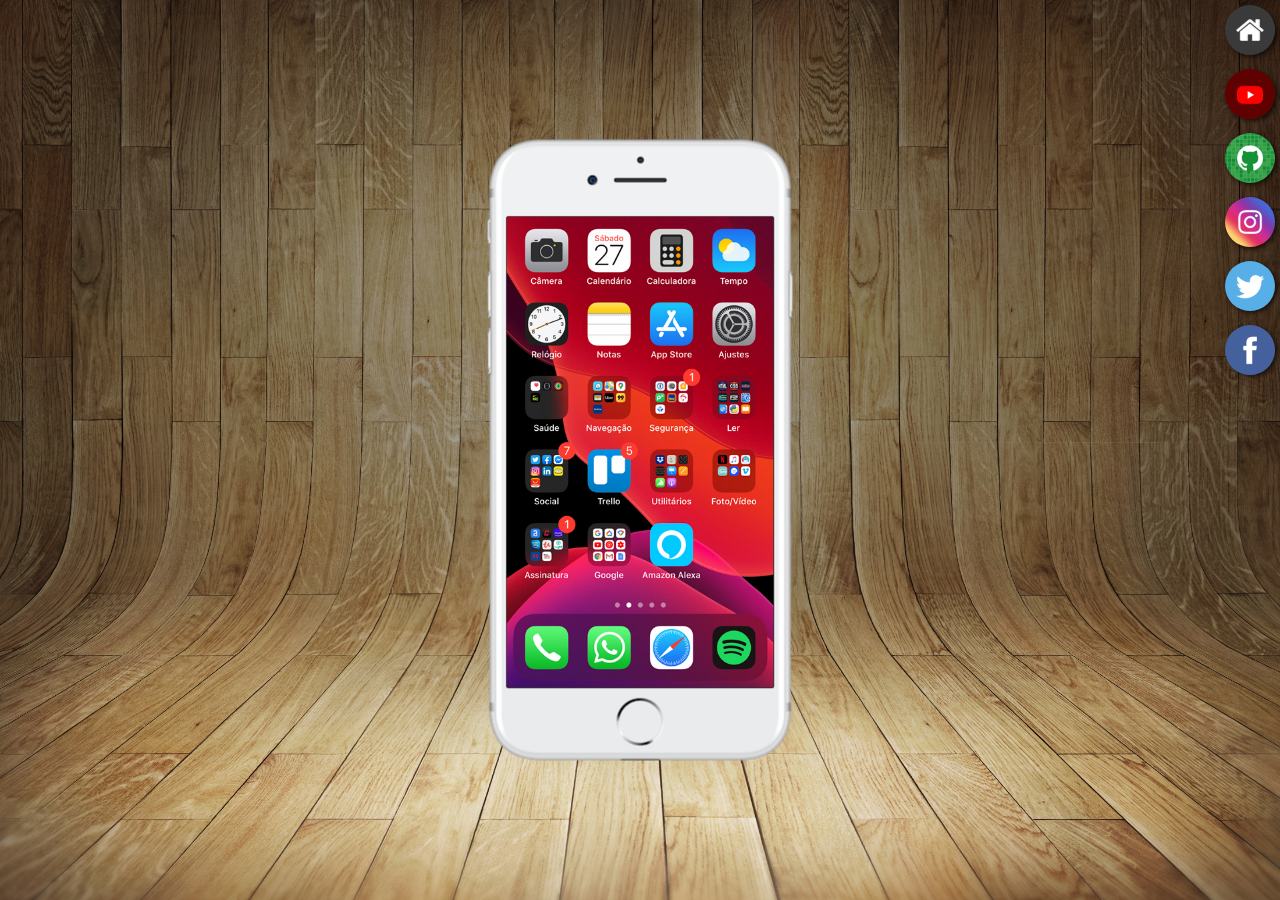
<file: index.html>
<!DOCTYPE html>
<html lang="pt-br">
<head>
    <meta charset="UTF-8">
    <meta name="viewport" content="width=device-width, initial-scale=1.0">
    <title>Redes Sociais</title>
    <link rel="stylesheet" href="estilo/style.css">
</head>
<body>
    <main>
        <section id="telefone">
           <iframe src="home.html" frameborder="0" name="tela" id="tela"></iframe>
        </section>
        <section id="social">
            <a href="home.html" target="tela"><img src="imagens/logo-home.jpg" alt="home"></a><br>
            <a href="youtube.html" target="tela" ><img src="imagens/logo-youtube.jpg" alt="youtube"></a><br>
            <a href="github.html" target="tela" ><img src="imagens/logo-github.jpg" alt="github"></a><br>
            <a href="instagram.html" target="tela" ><img src="imagens/logo-instagram.jpg" alt="instagram"></a><br>
            <a href="twitter.html" target="tela" ><img src="imagens/logo-twitter.jpg" alt="twitter"></a><br>
            <a href="facebook.html" target="tela" ><img src="imagens/logo-facebook.jpg" alt="facebook"></a>
        </section>
    </main>
</body>
</html>
</file>
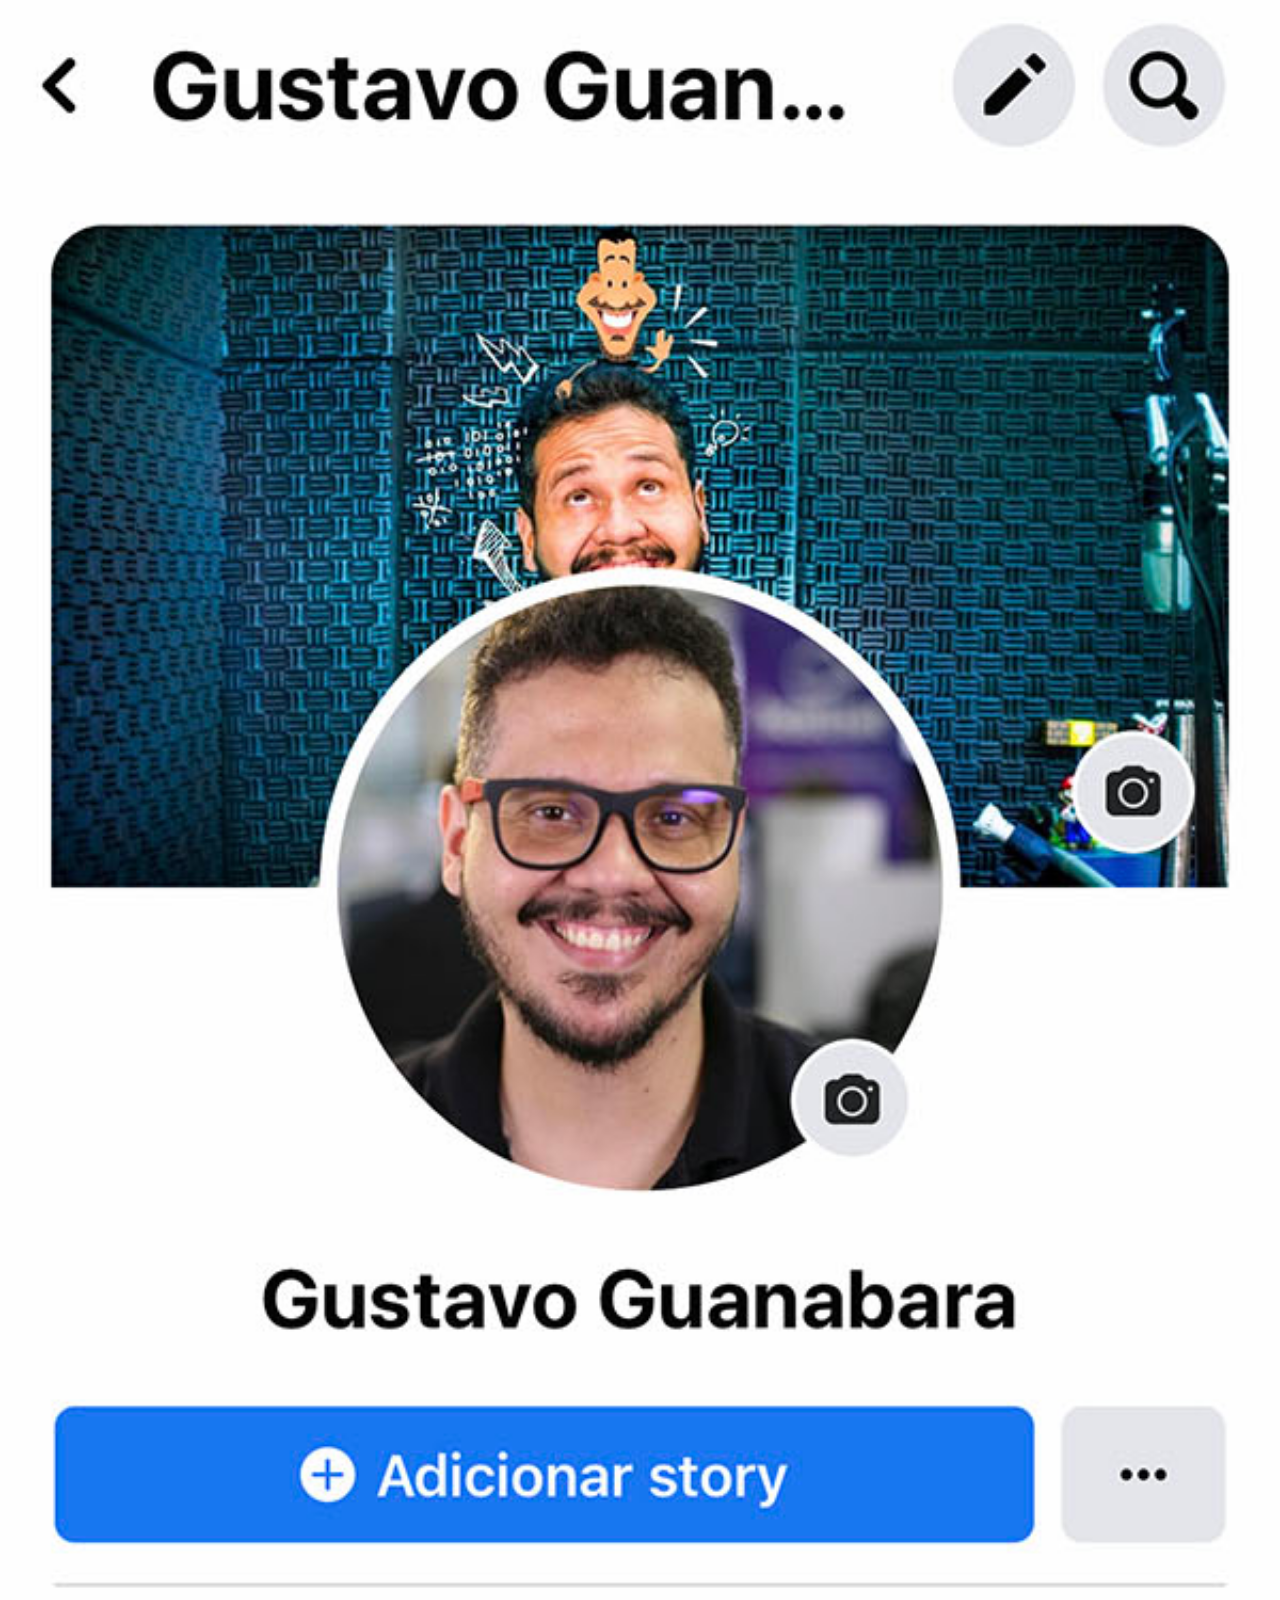
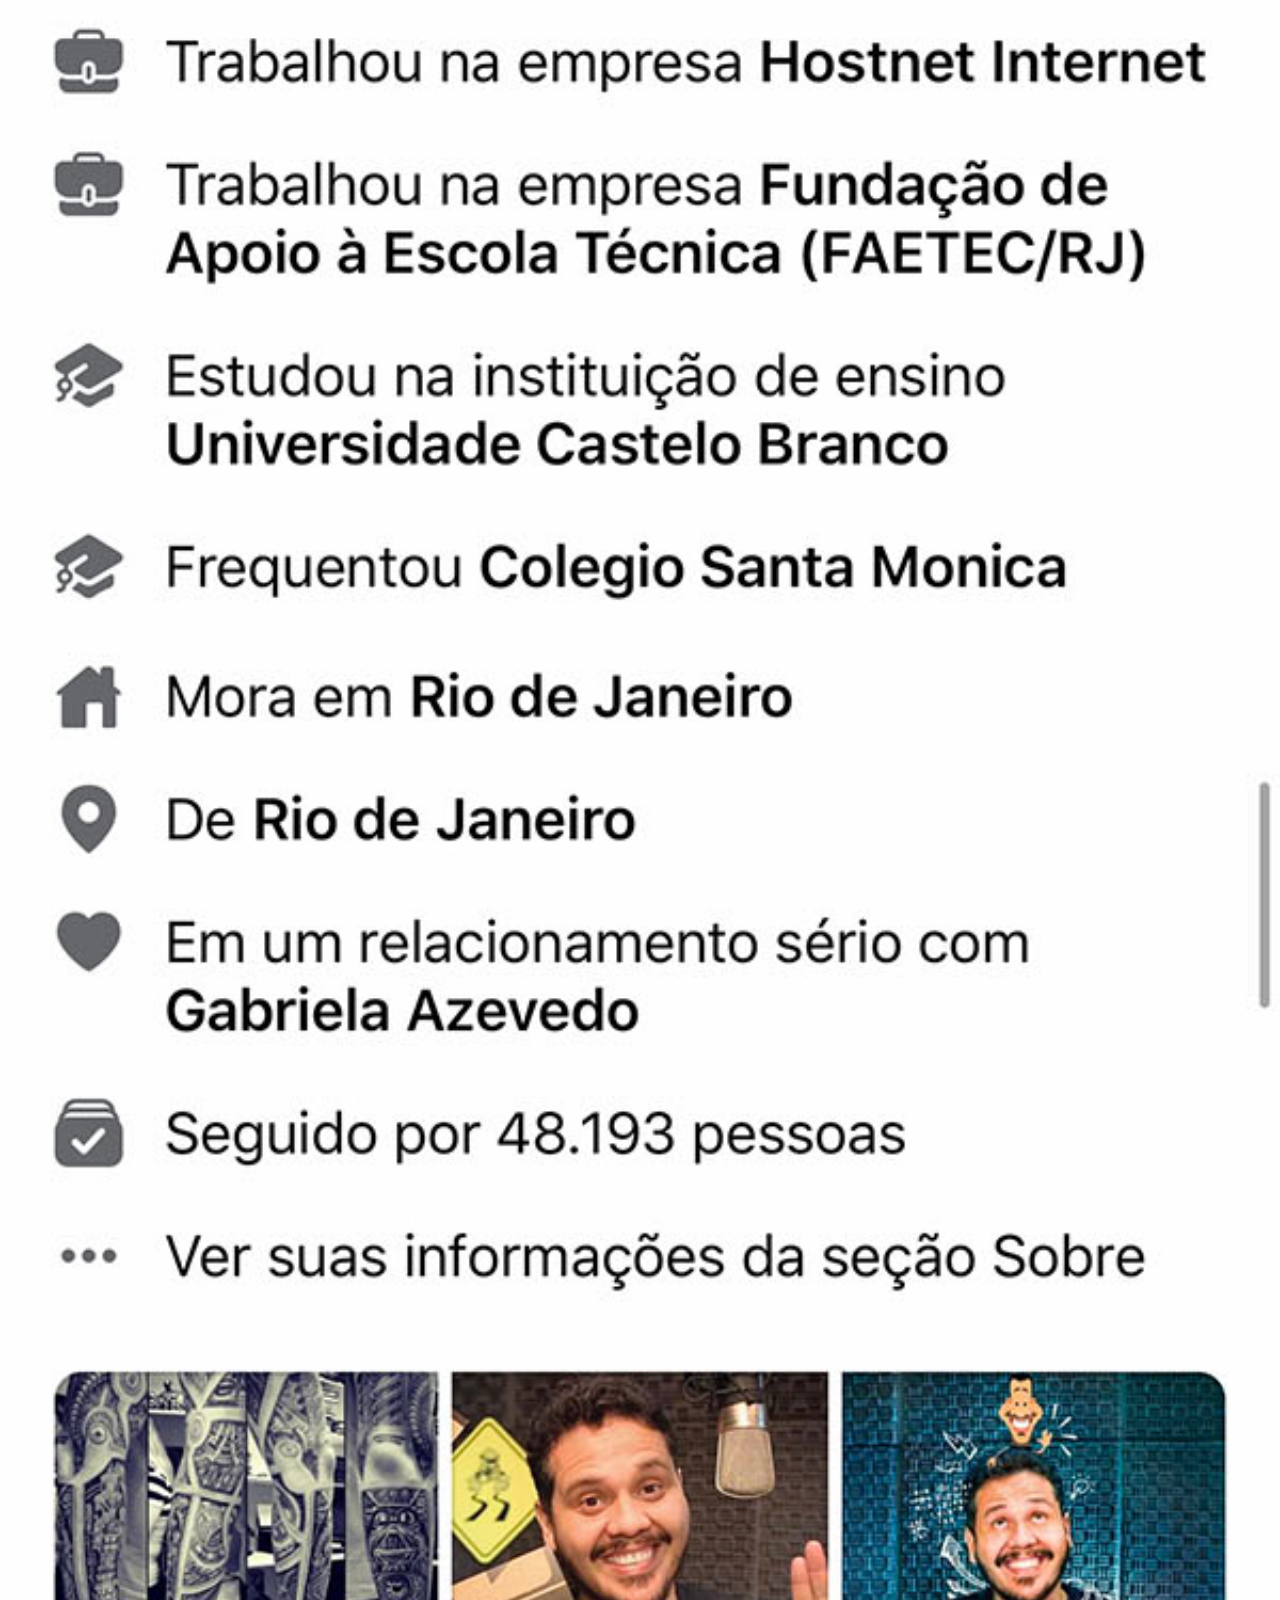
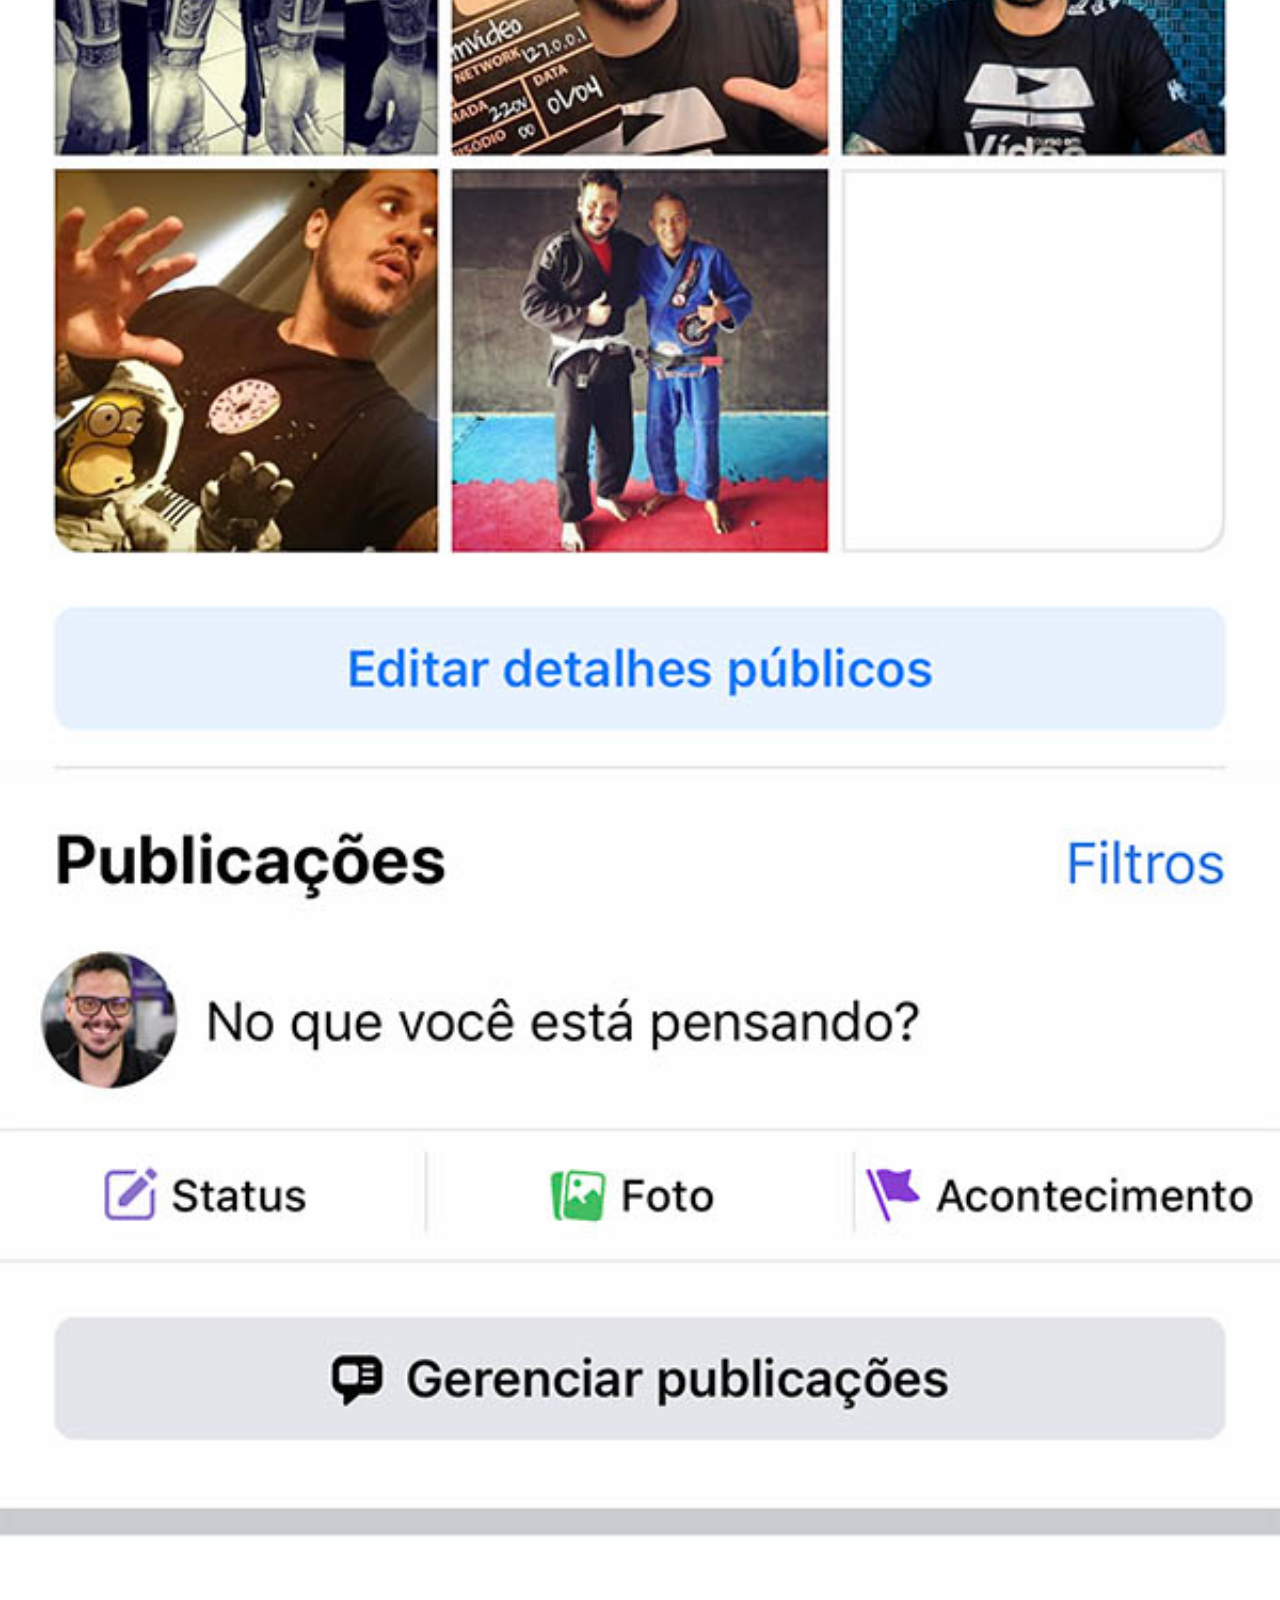
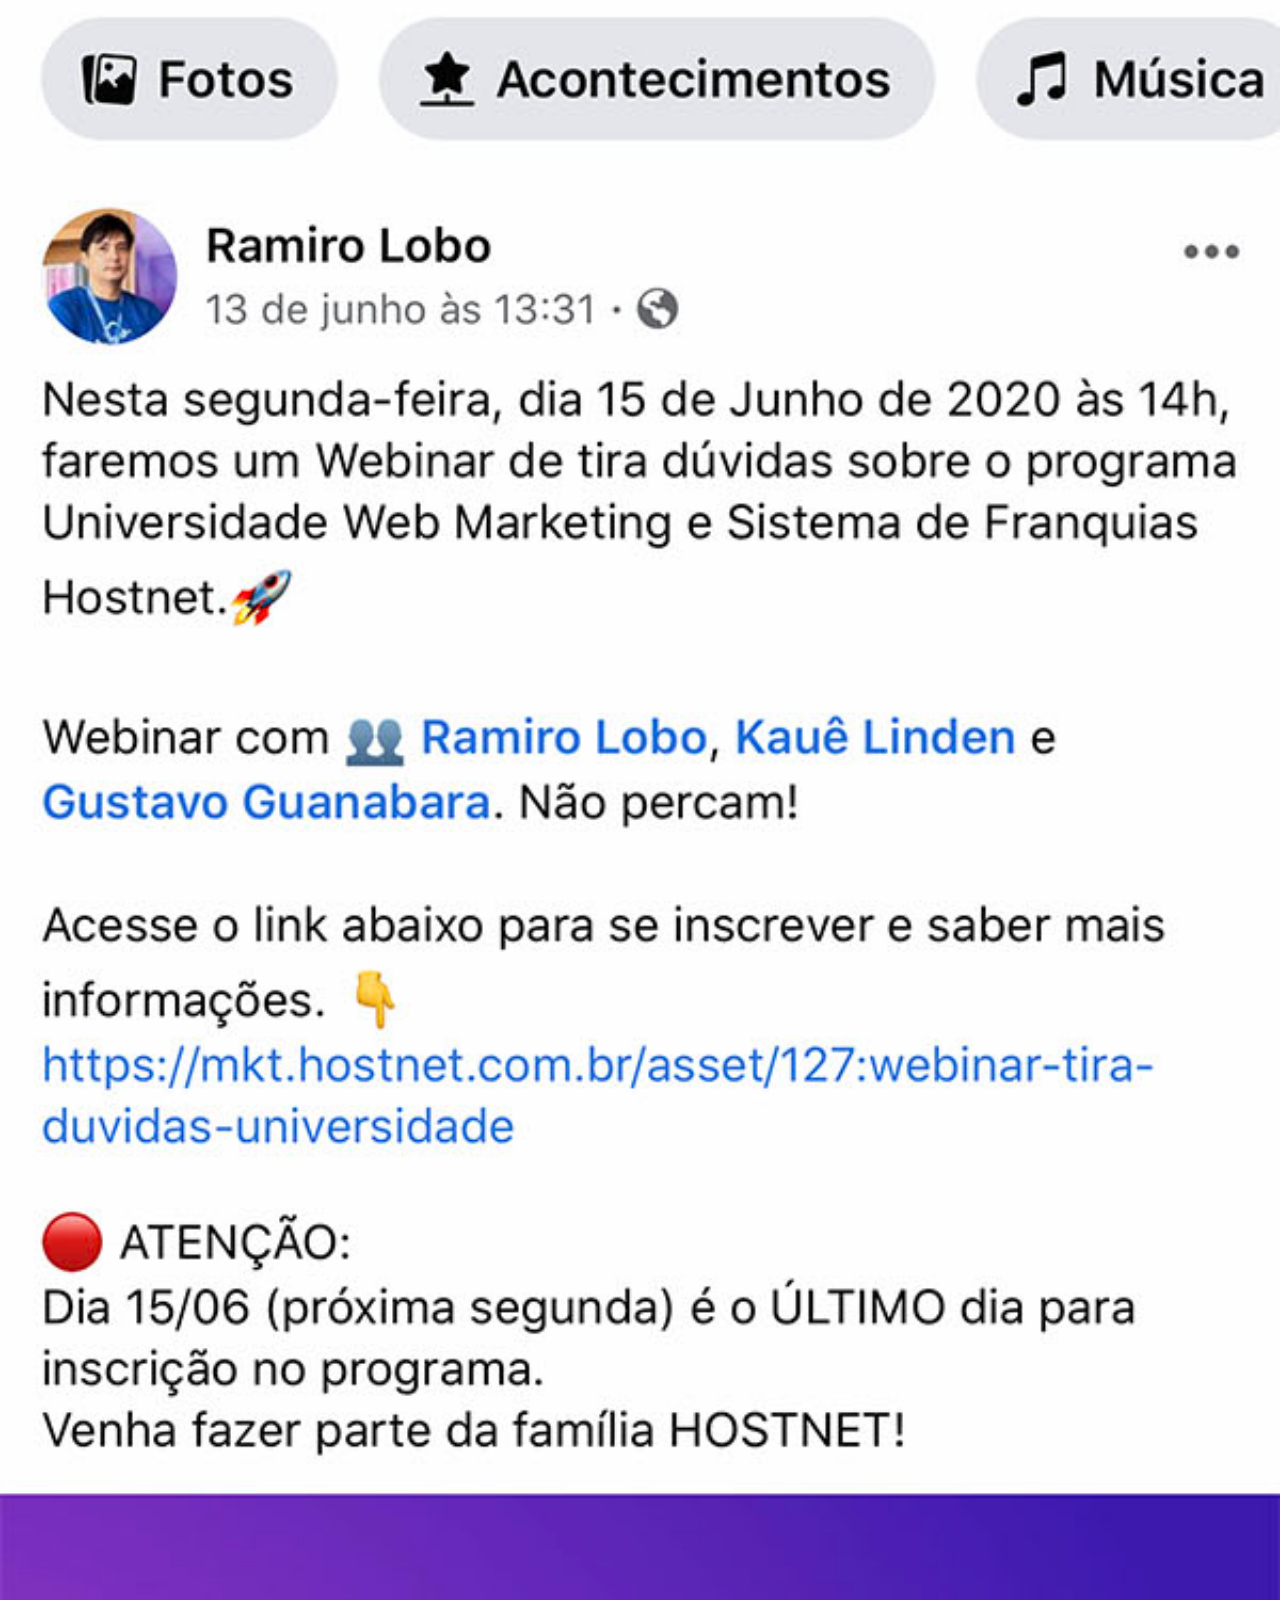
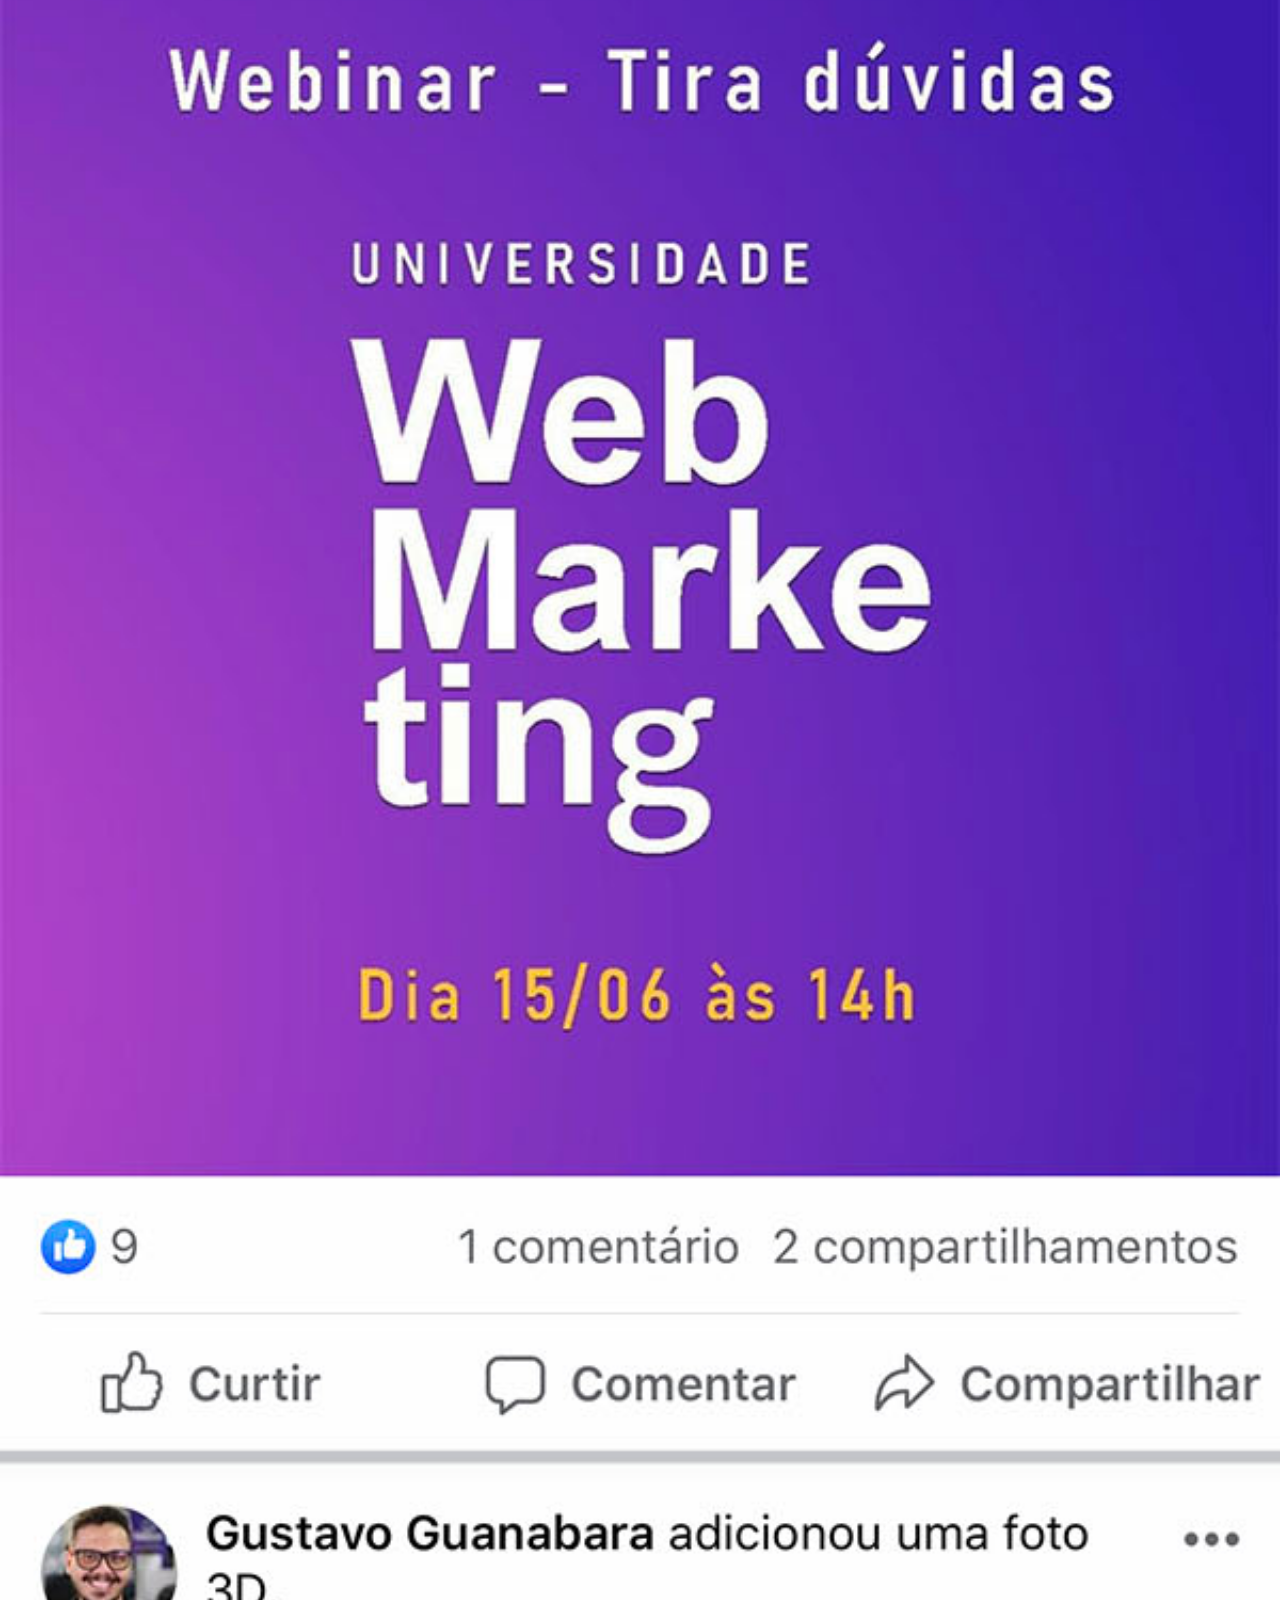
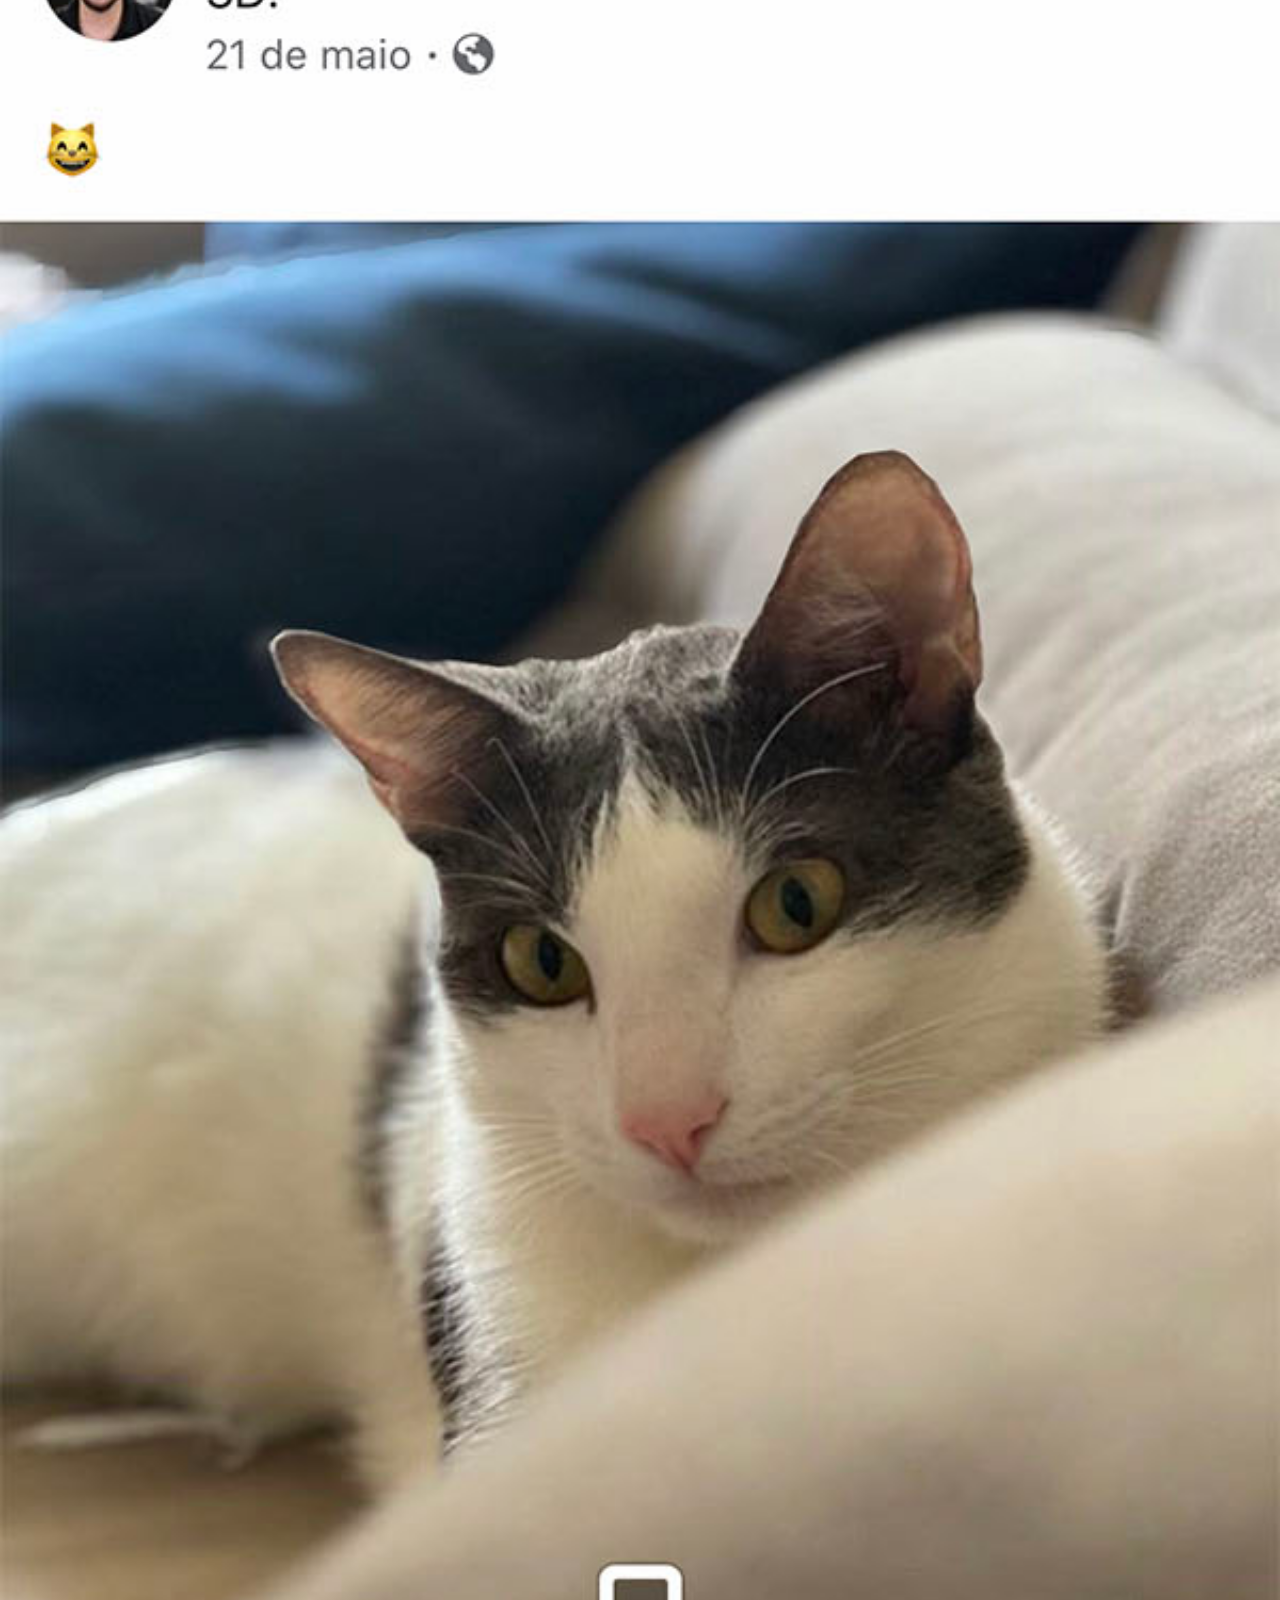
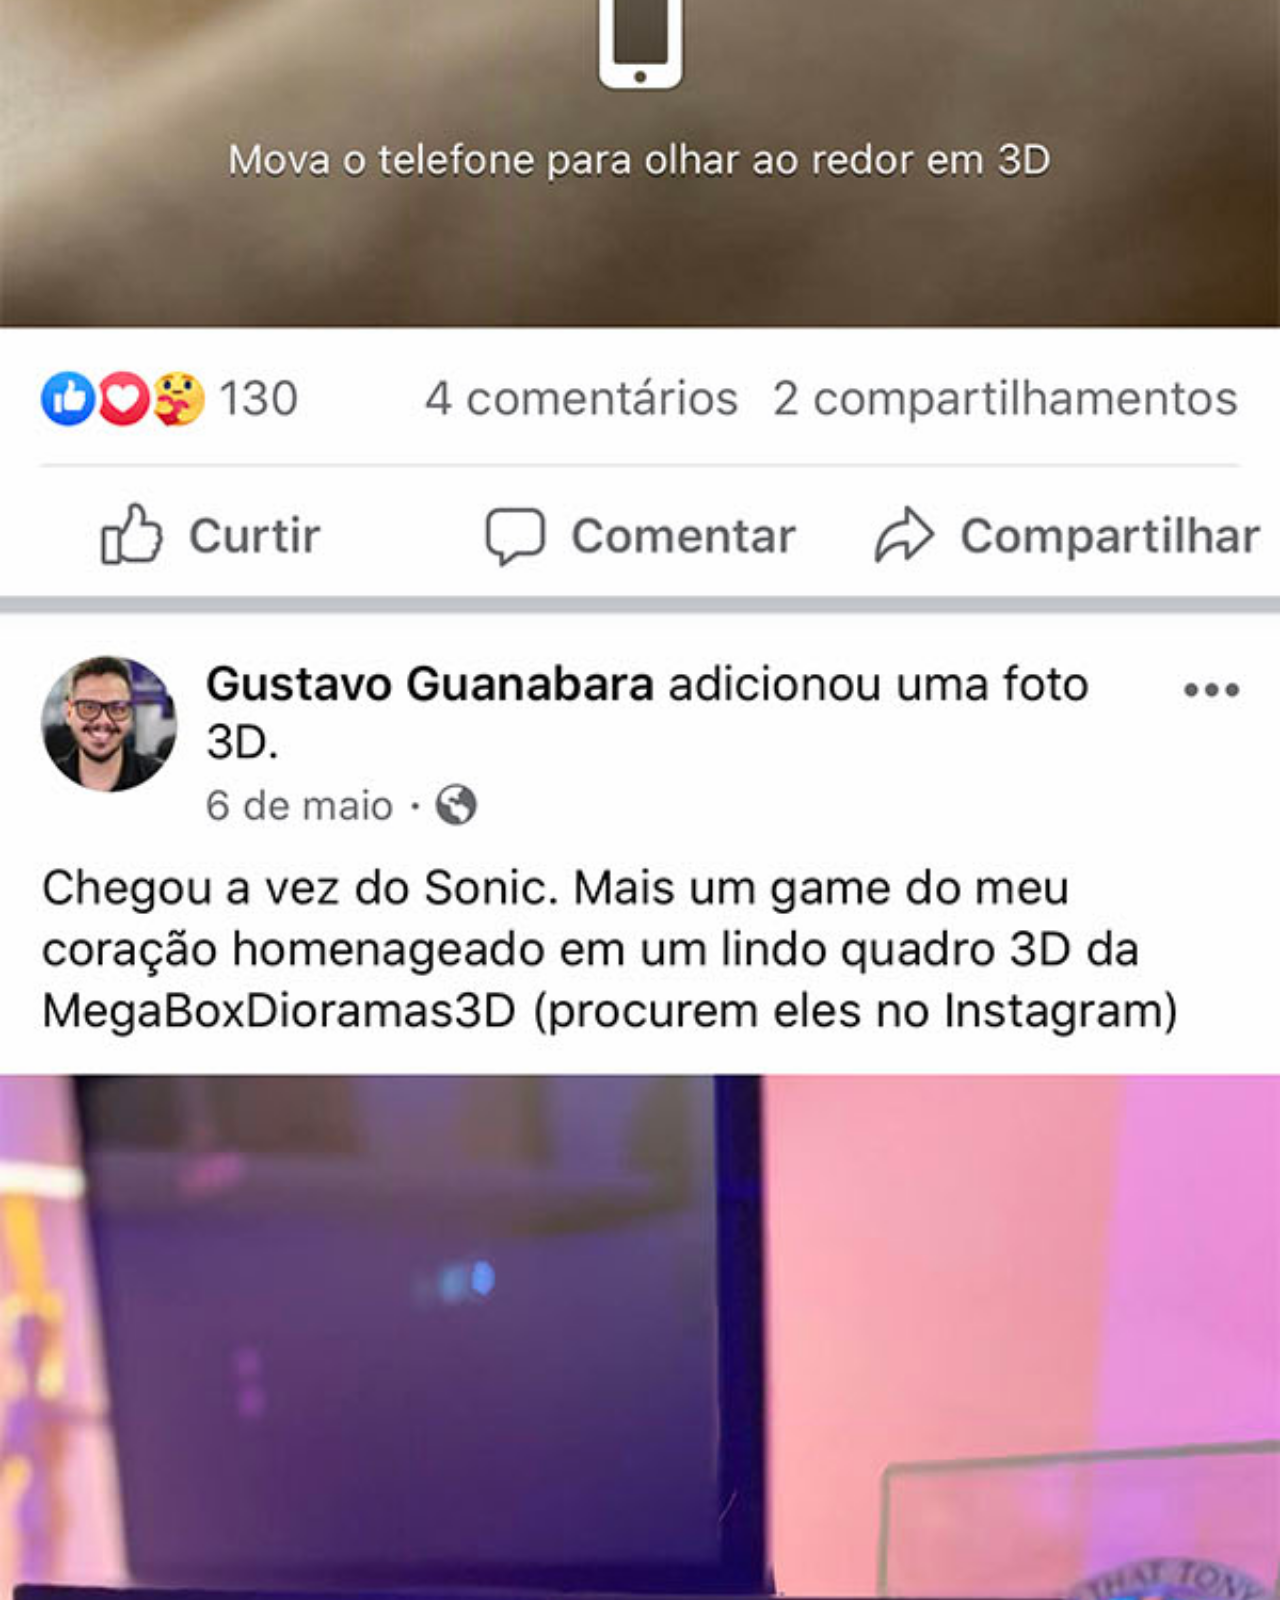
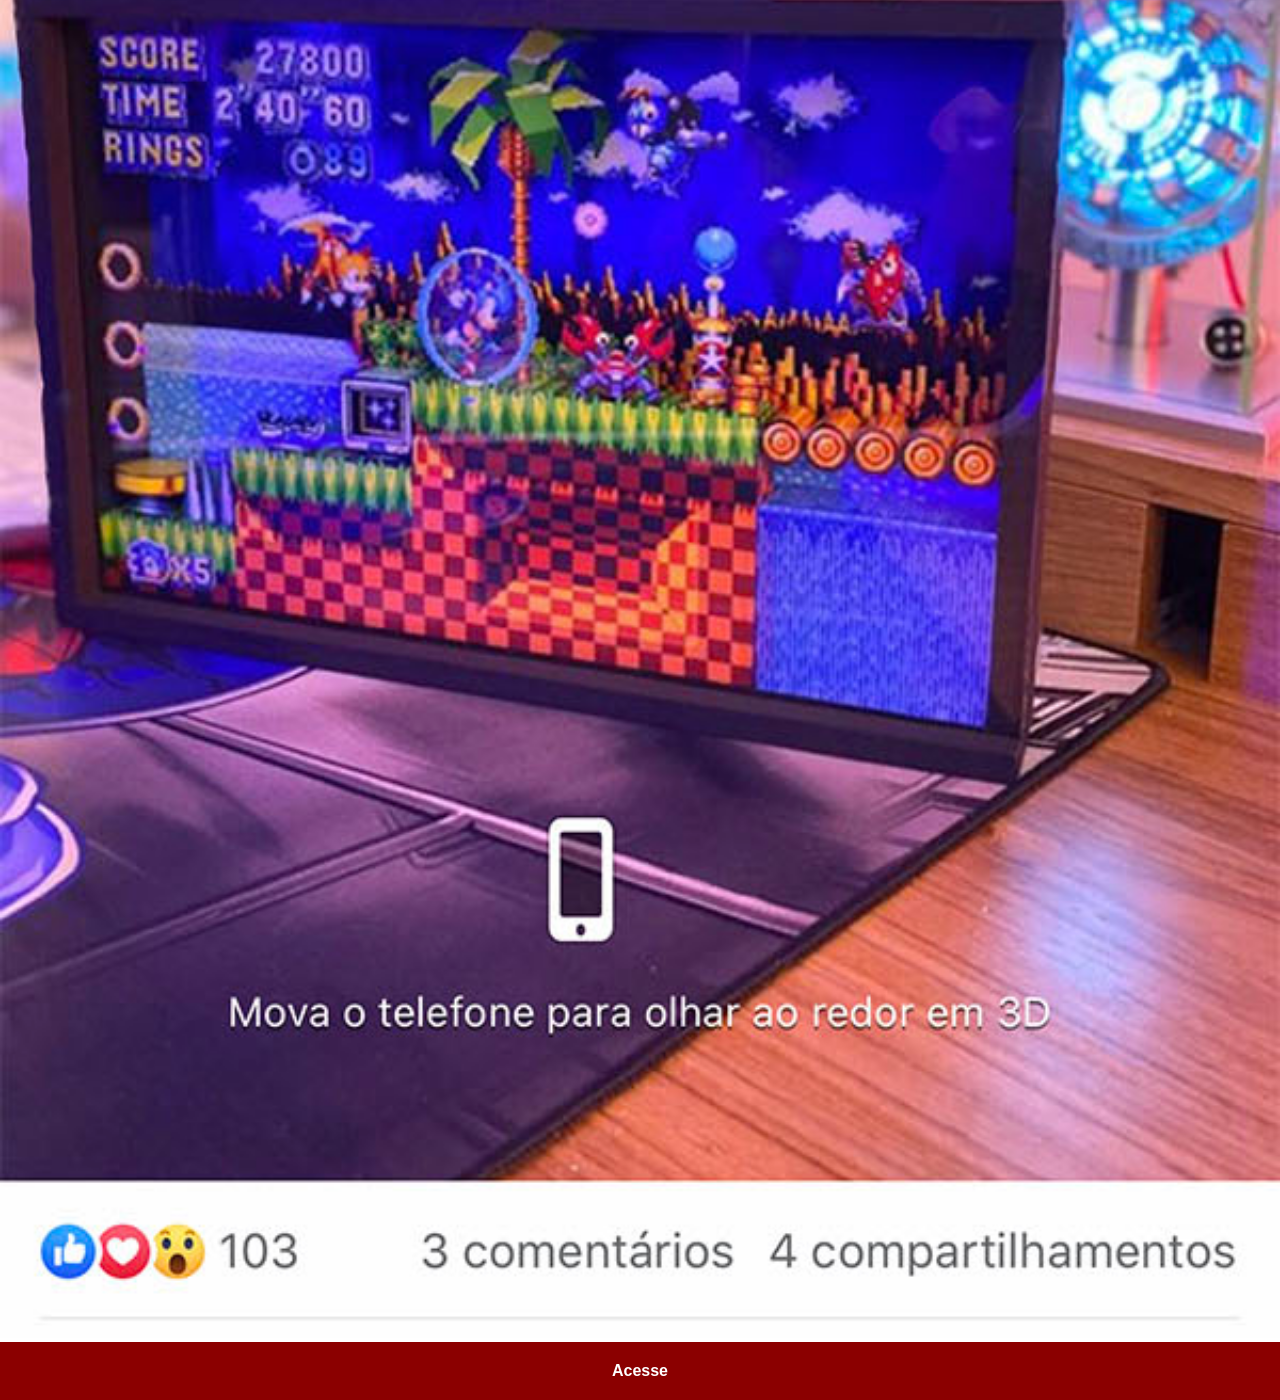
<file: facebook.html>
<!DOCTYPE html>
<html lang="pt-br">
<head>
    <meta charset="UTF-8">
    <meta name="viewport" content="width=device-width, initial-scale=1.0">
    <title>Youtube</title>
    <link rel="stylesheet" href="estilo/social.css">
</head>
<body>
    <img src="imagens/tela-facebook.jpg" alt="">
    <a href="#" target="_blank">Acesse</a>
</body>
</html>
</file>
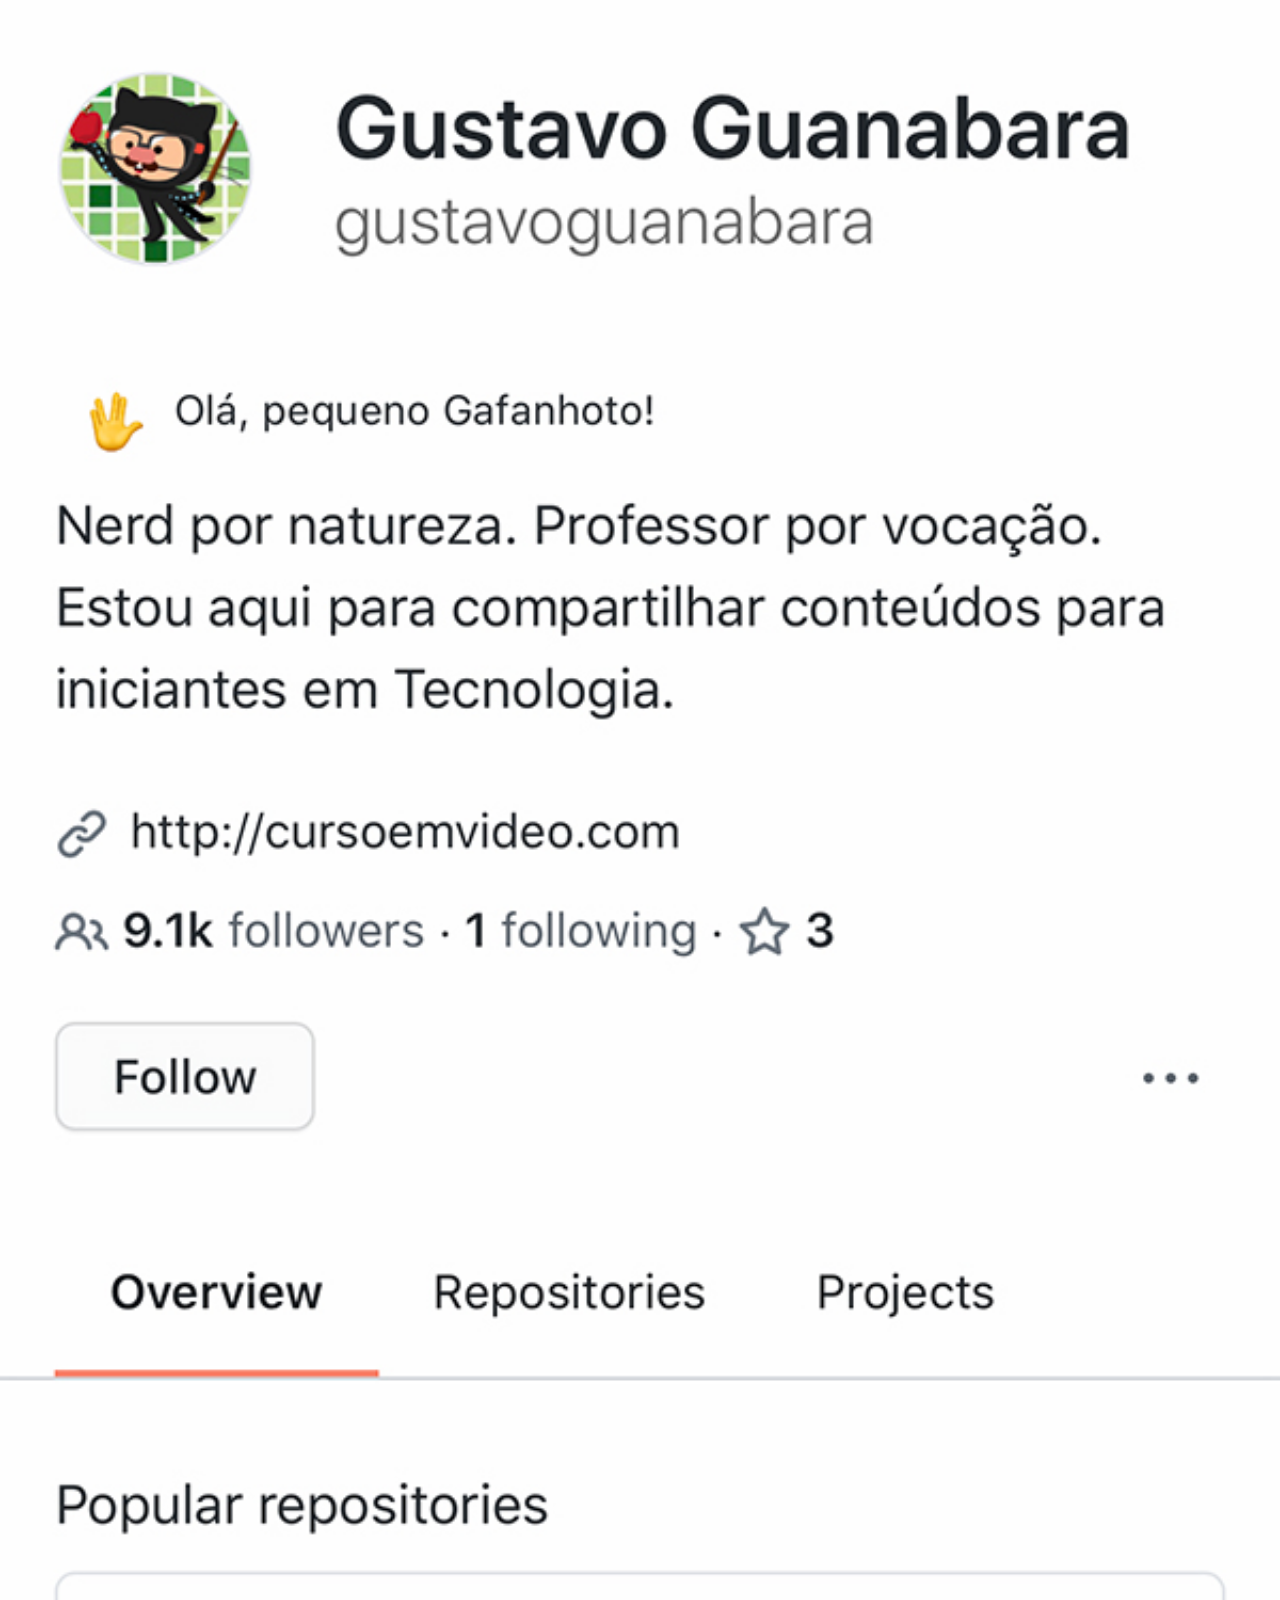
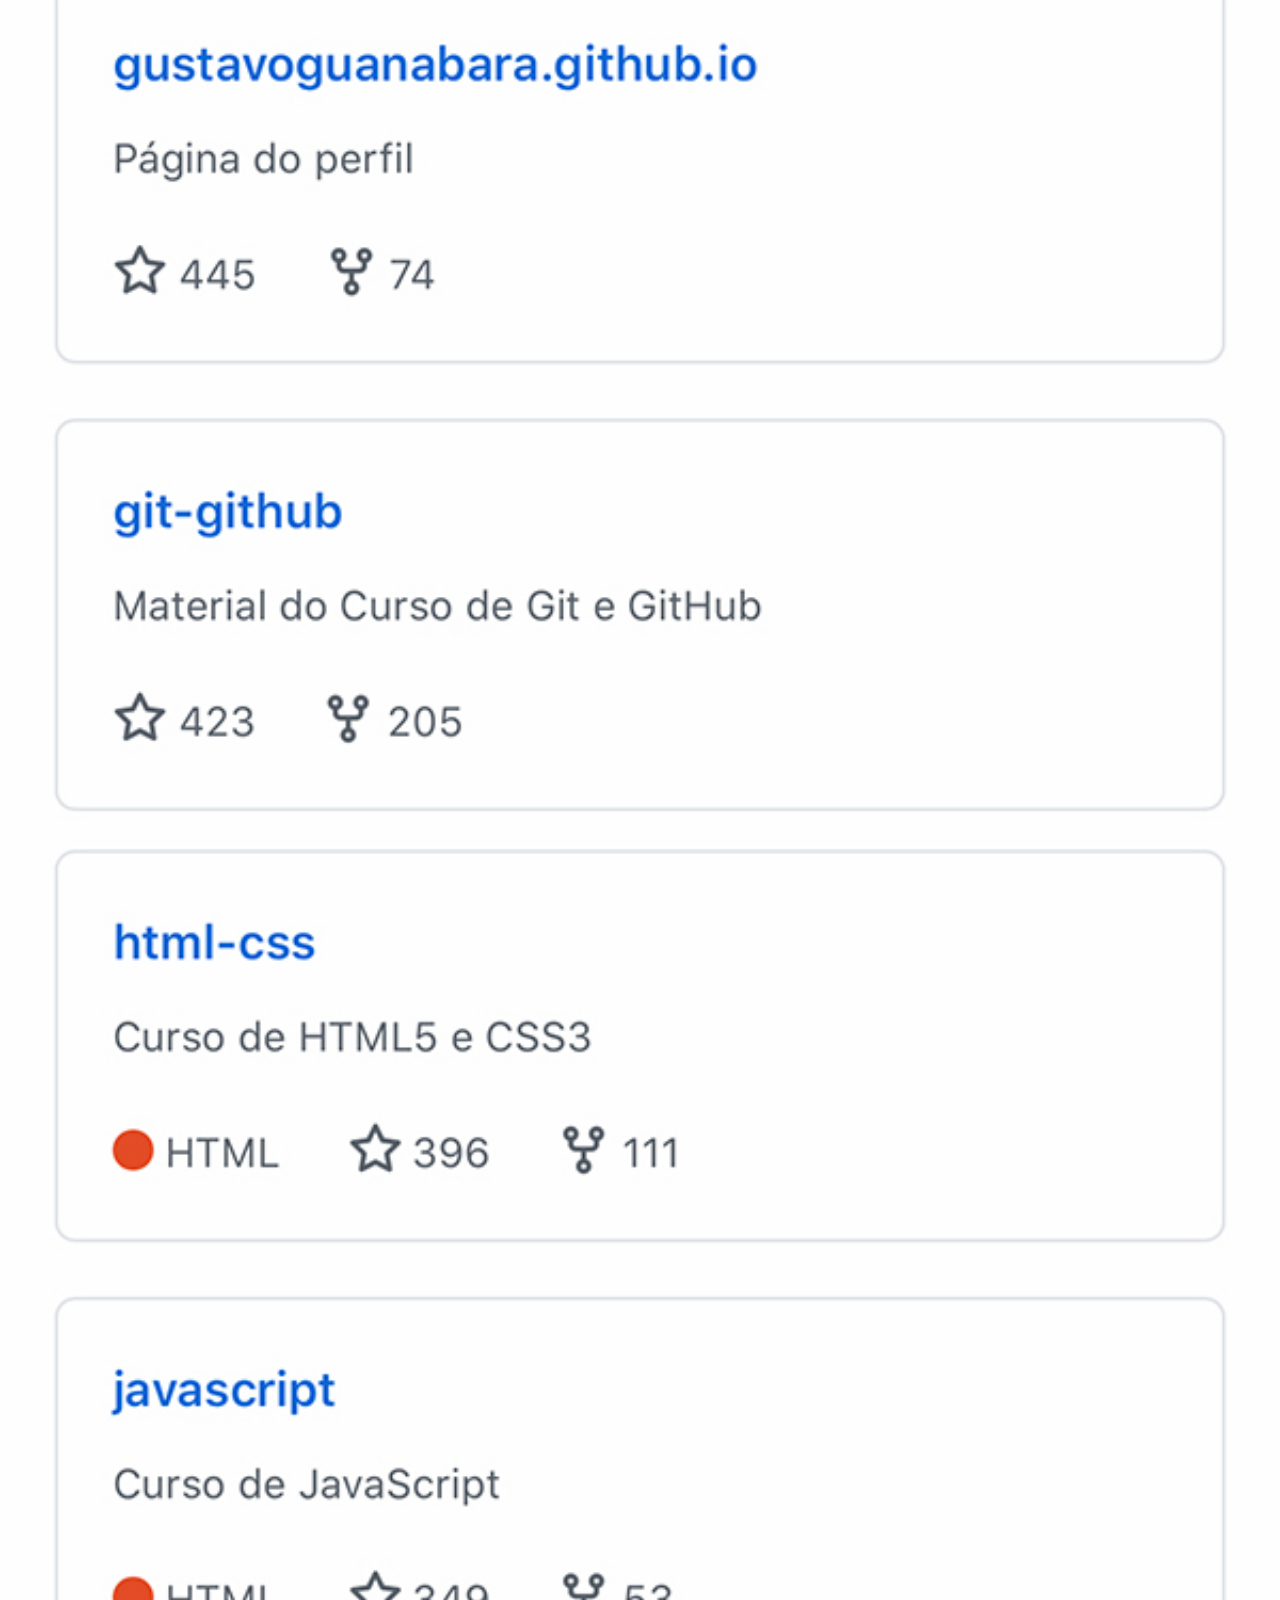
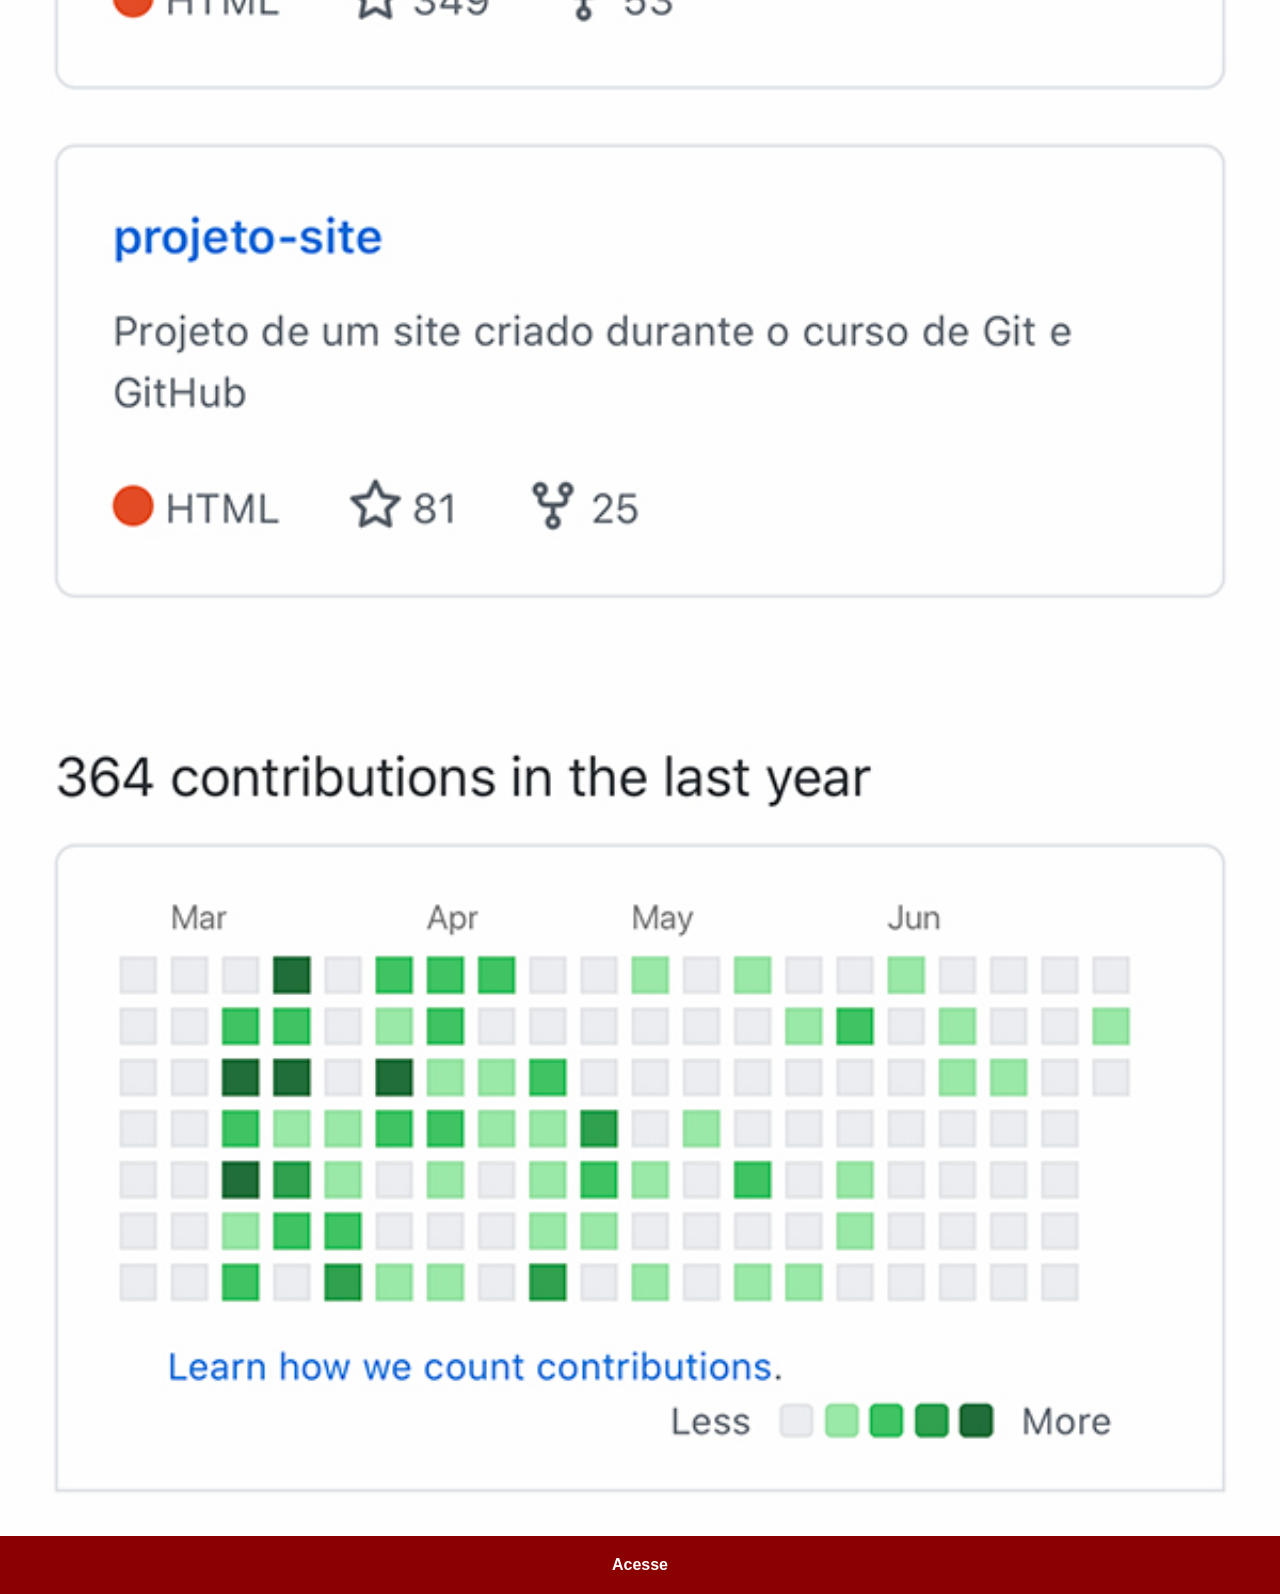
<file: github.html>
<!DOCTYPE html>
<html lang="pt-br">
<head>
    <meta charset="UTF-8">
    <meta name="viewport" content="width=device-width, initial-scale=1.0">
    <title>Youtube</title>
    <link rel="stylesheet" href="estilo/social.css">
</head>
<body>
    <img src="imagens/tela-github.jpg" alt="">
    <a href="#" target="_blank">Acesse</a>
</body>
</html>
</file>
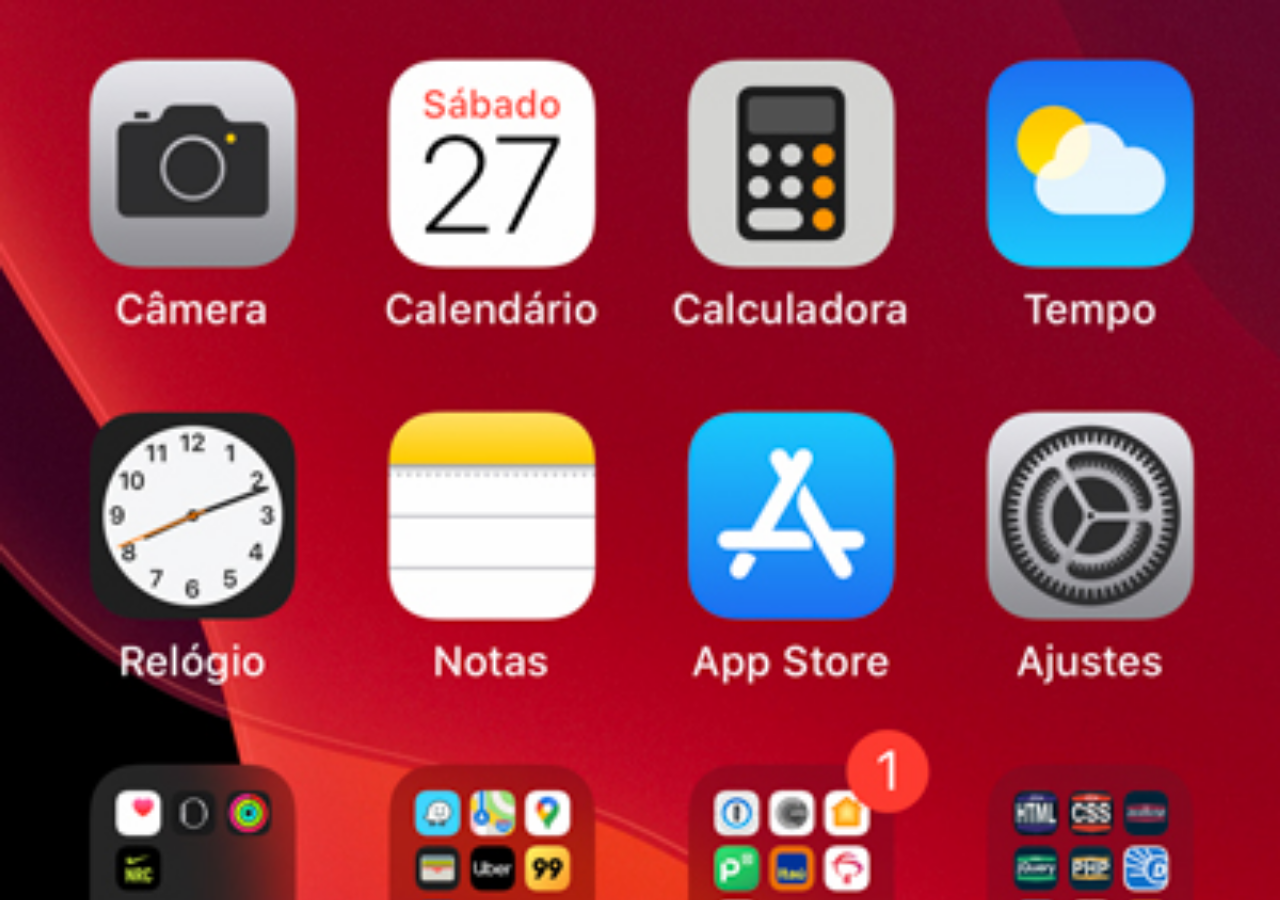
<file: home.html>
<!DOCTYPE html>
<html lang="pt-br">
<head>
    <meta charset="UTF-8">
    <meta name="viewport" content="width=device-width, initial-scale=1.0">
    <title>Home</title>
</head>
<style>
    *{
        margin: 0px;
        padding: 0px;
    }
    body{
        width: 100vw;
        height: 100vh;
        background: black url('imagens/tela-home.jpg') no-repeat top center;
        background-size: cover;
    }
</style>
<body>
    
</body>
</html>
</file>
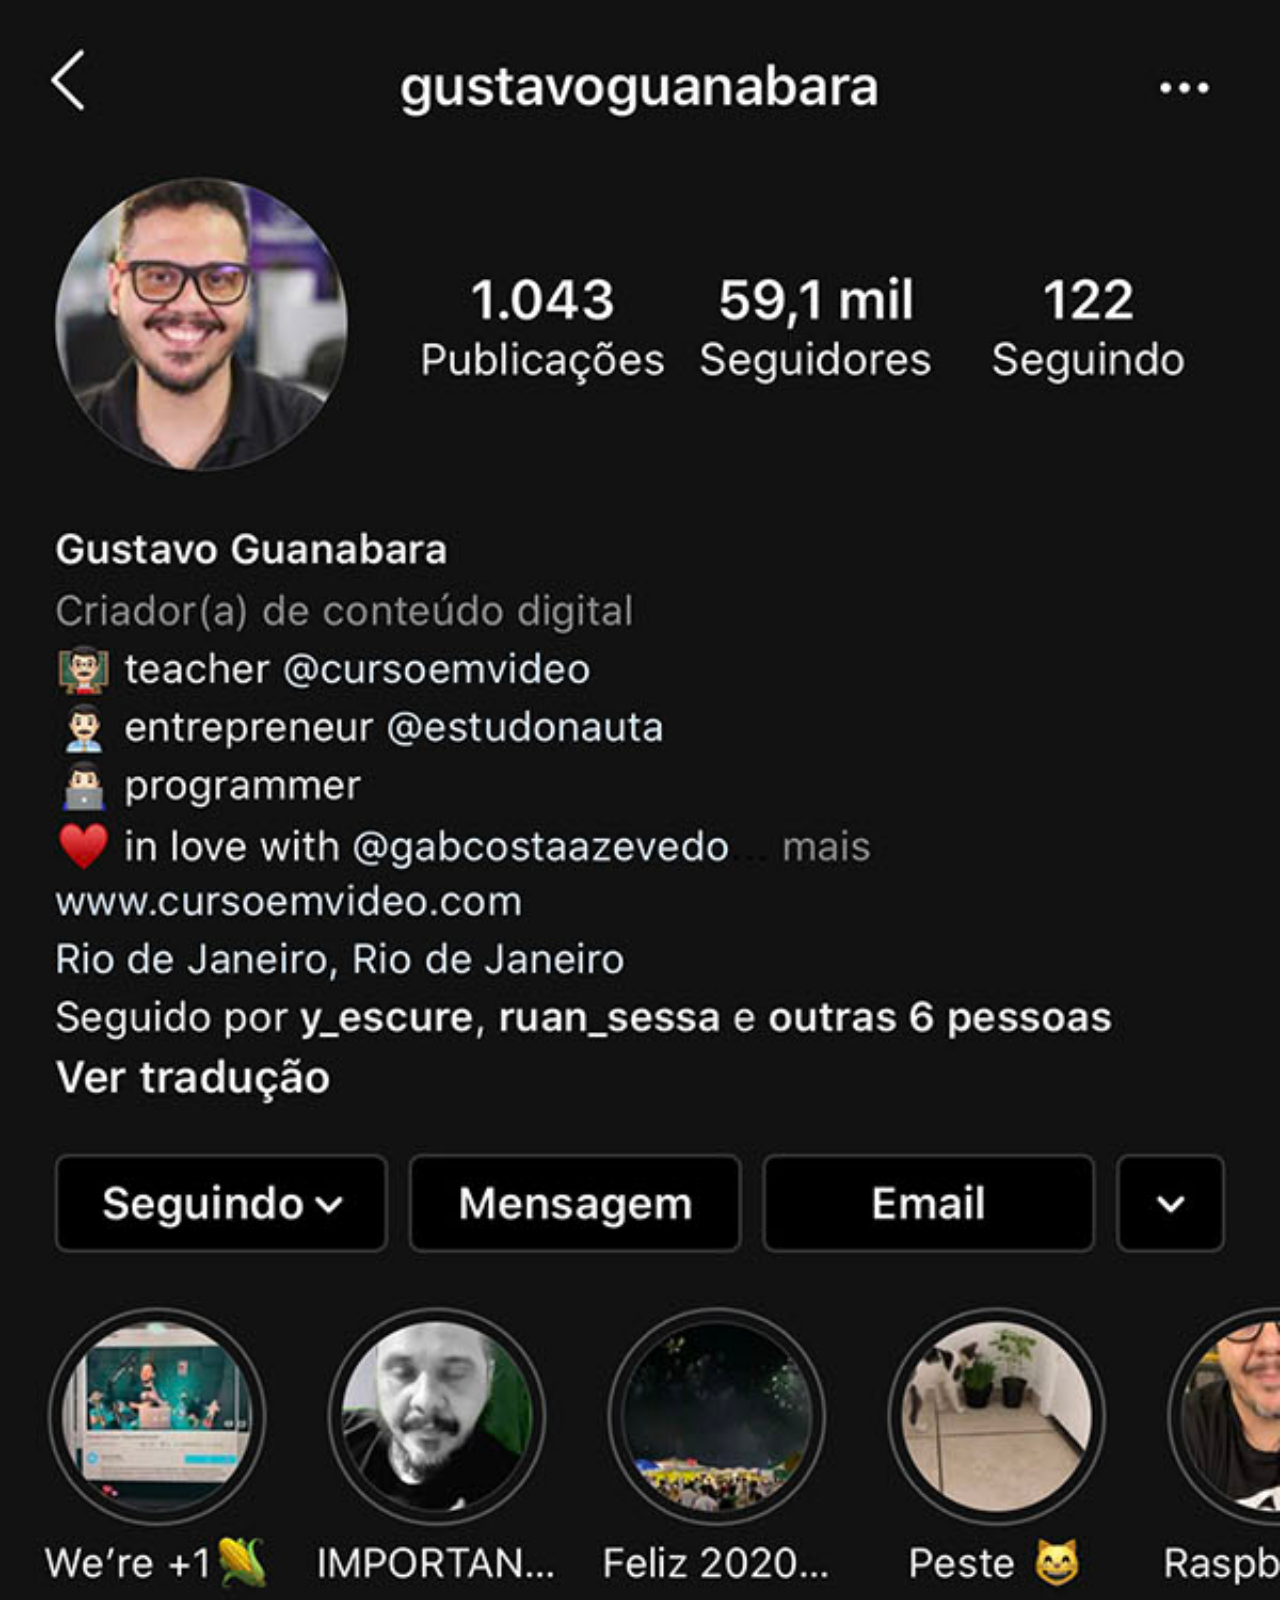
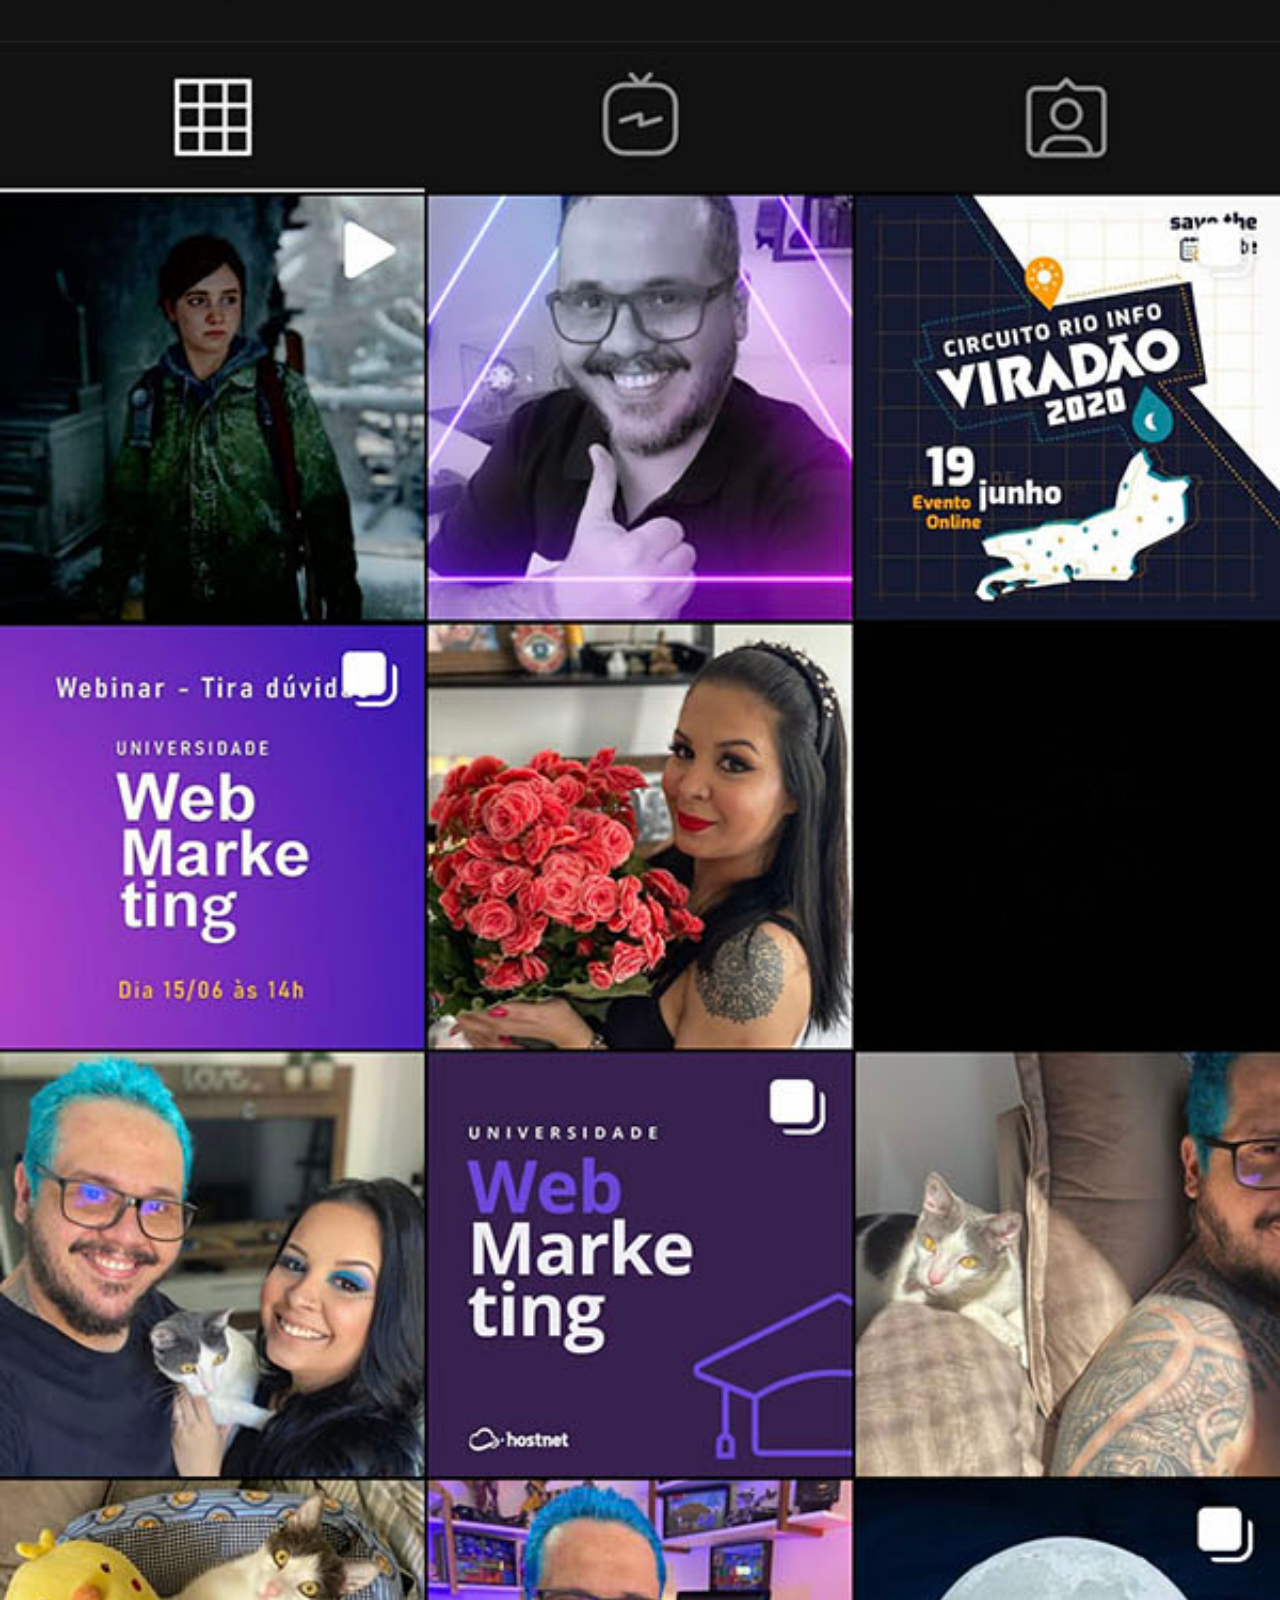
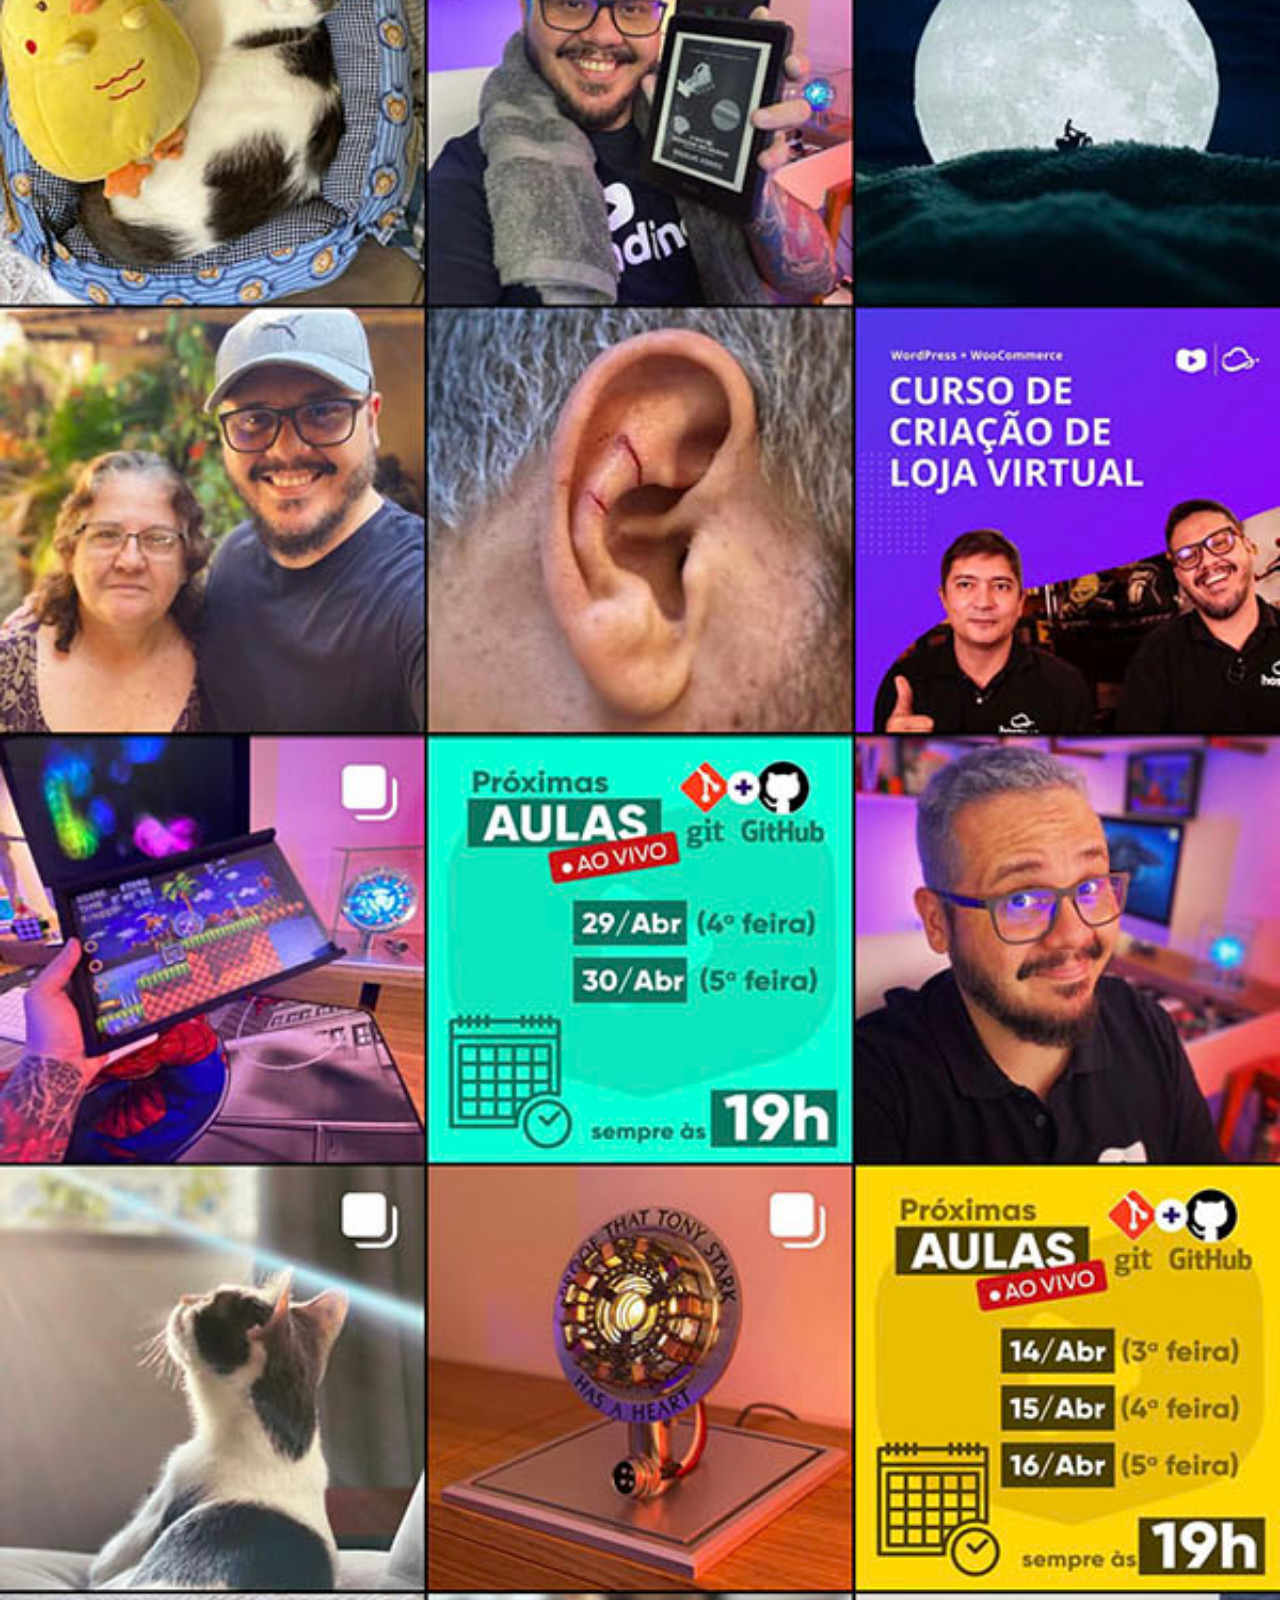
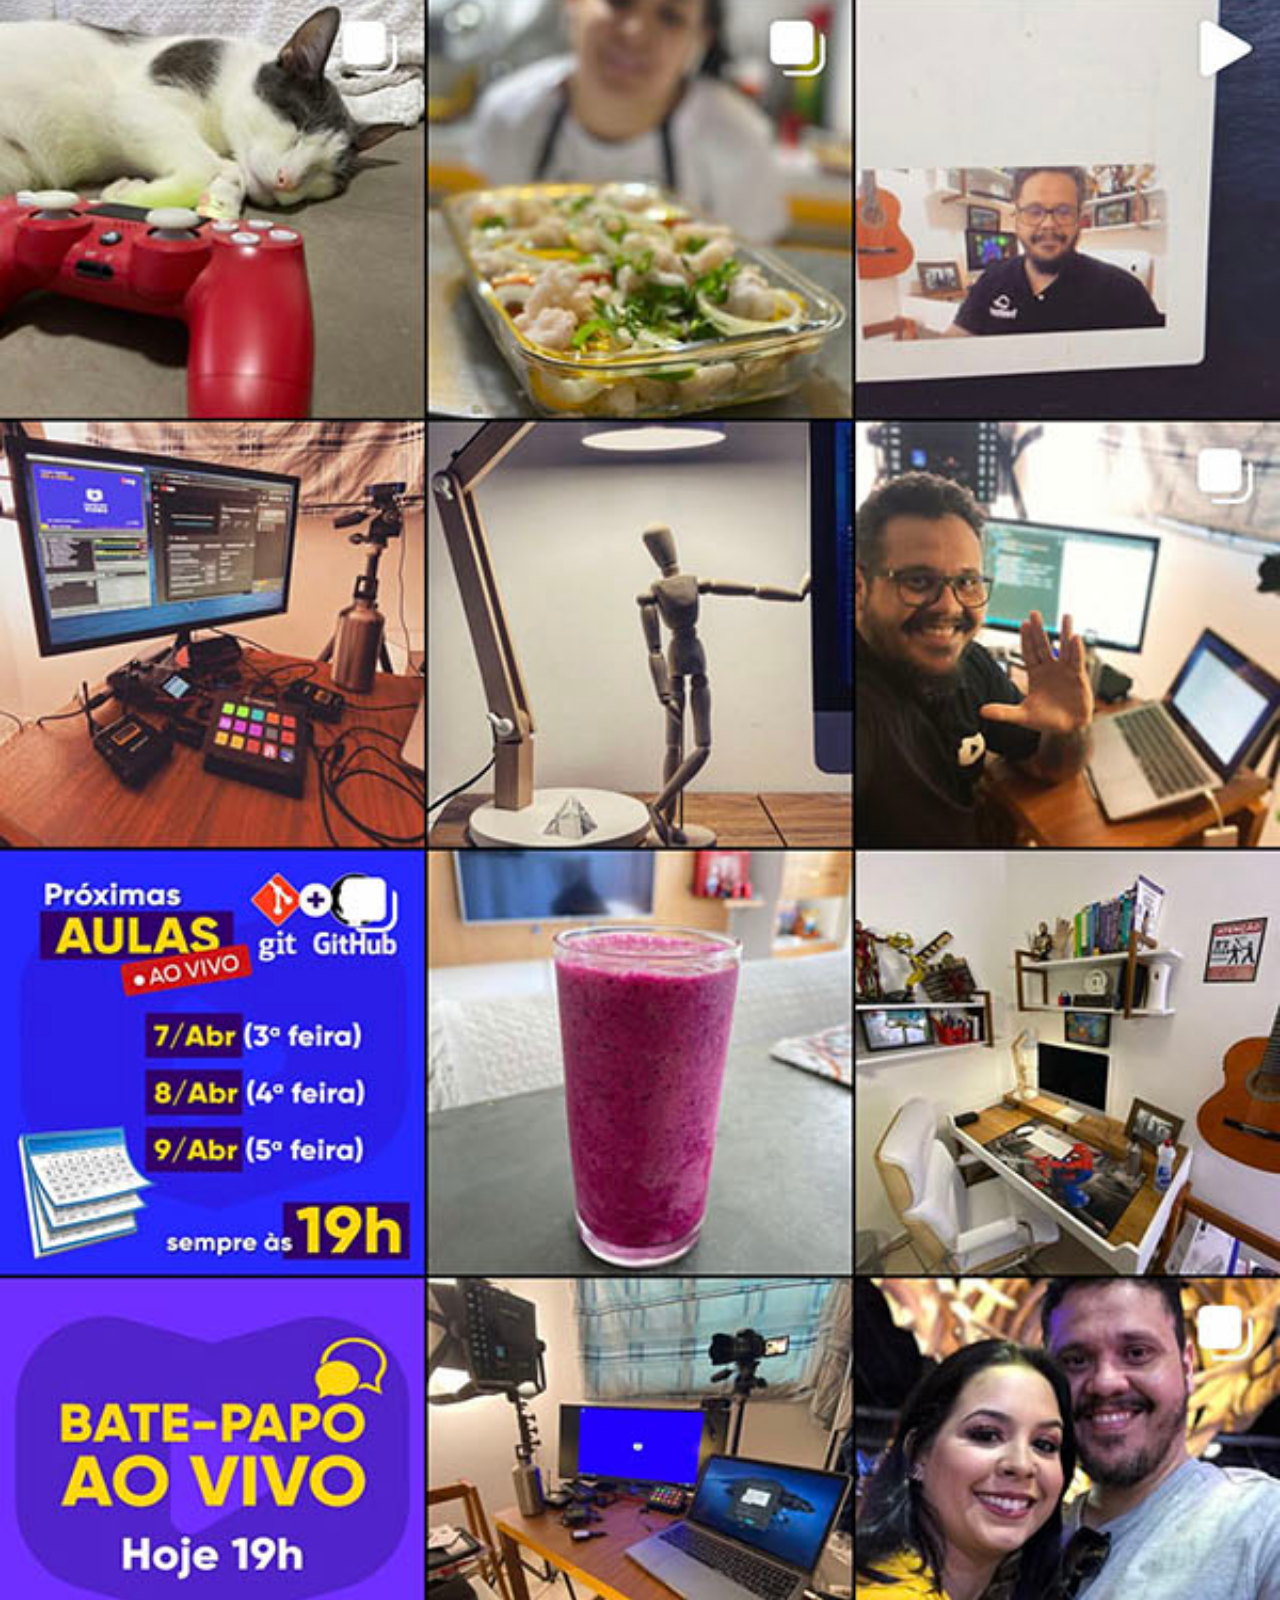
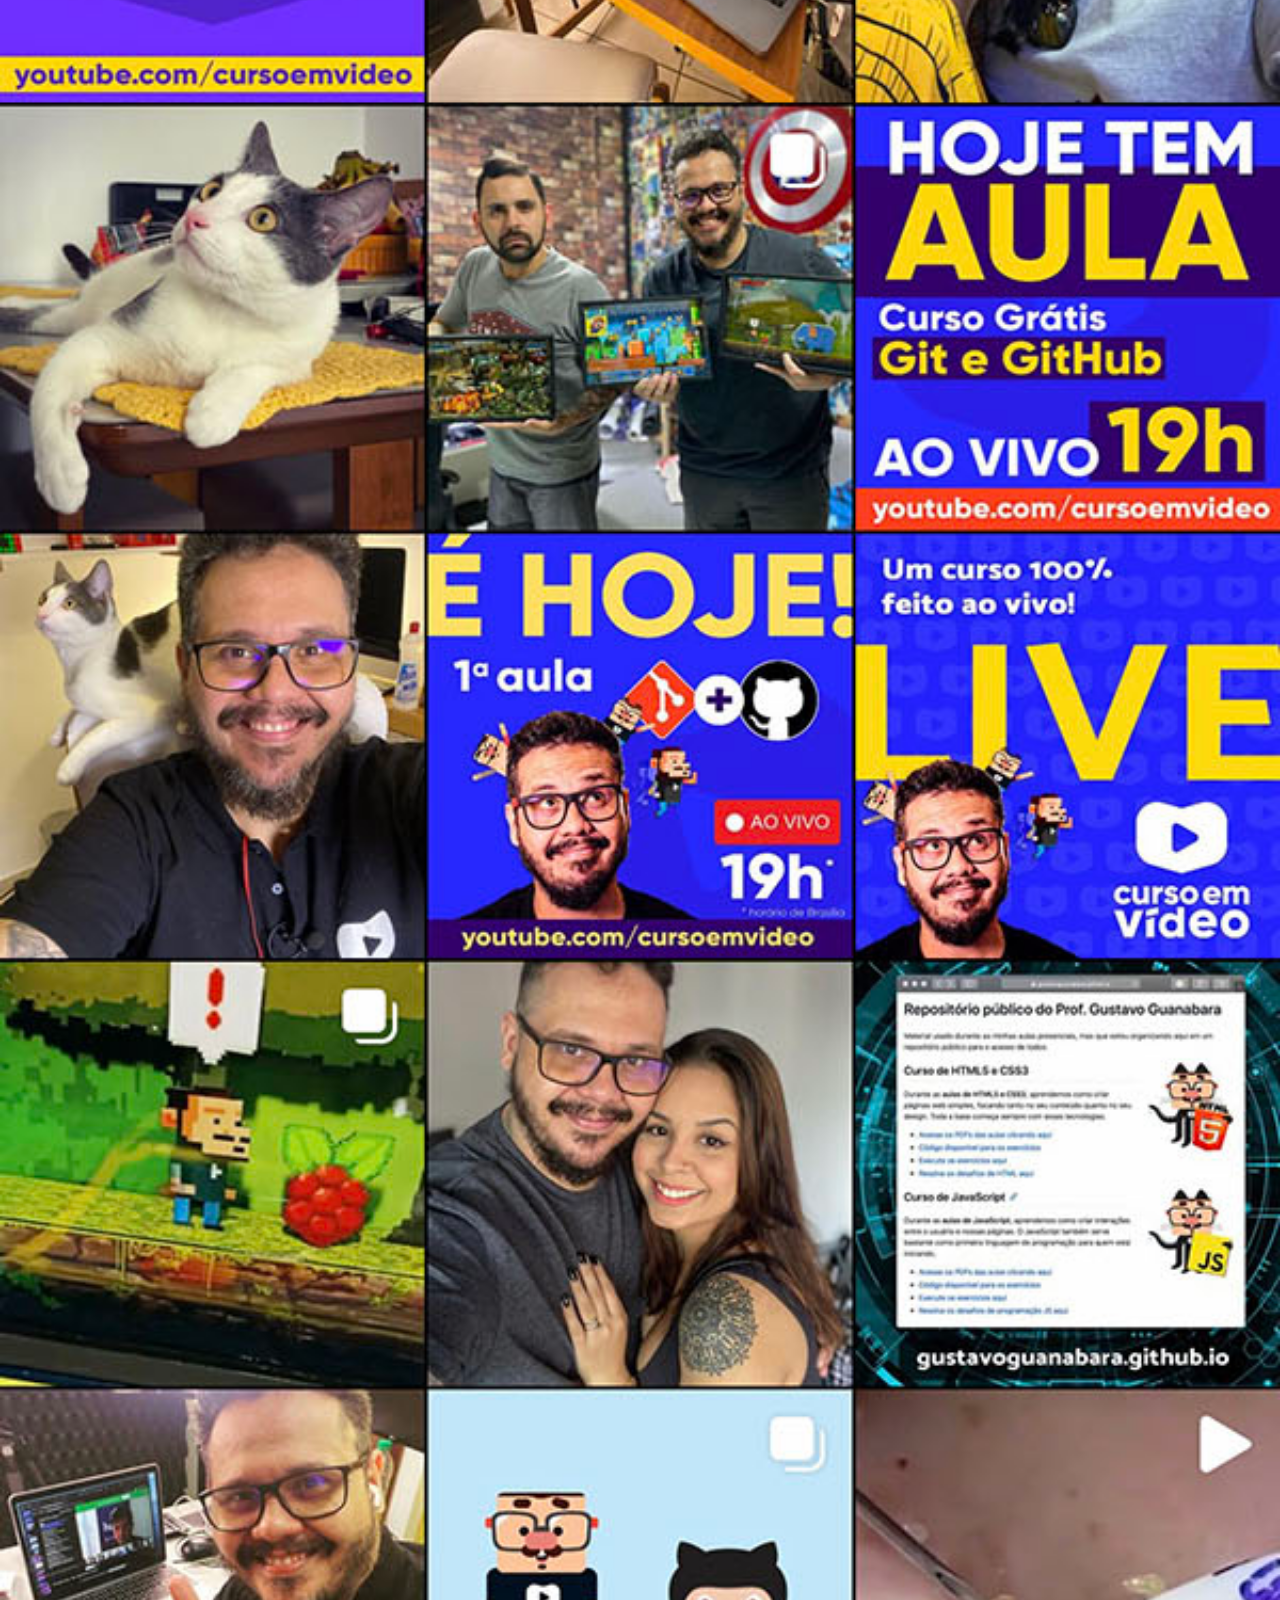
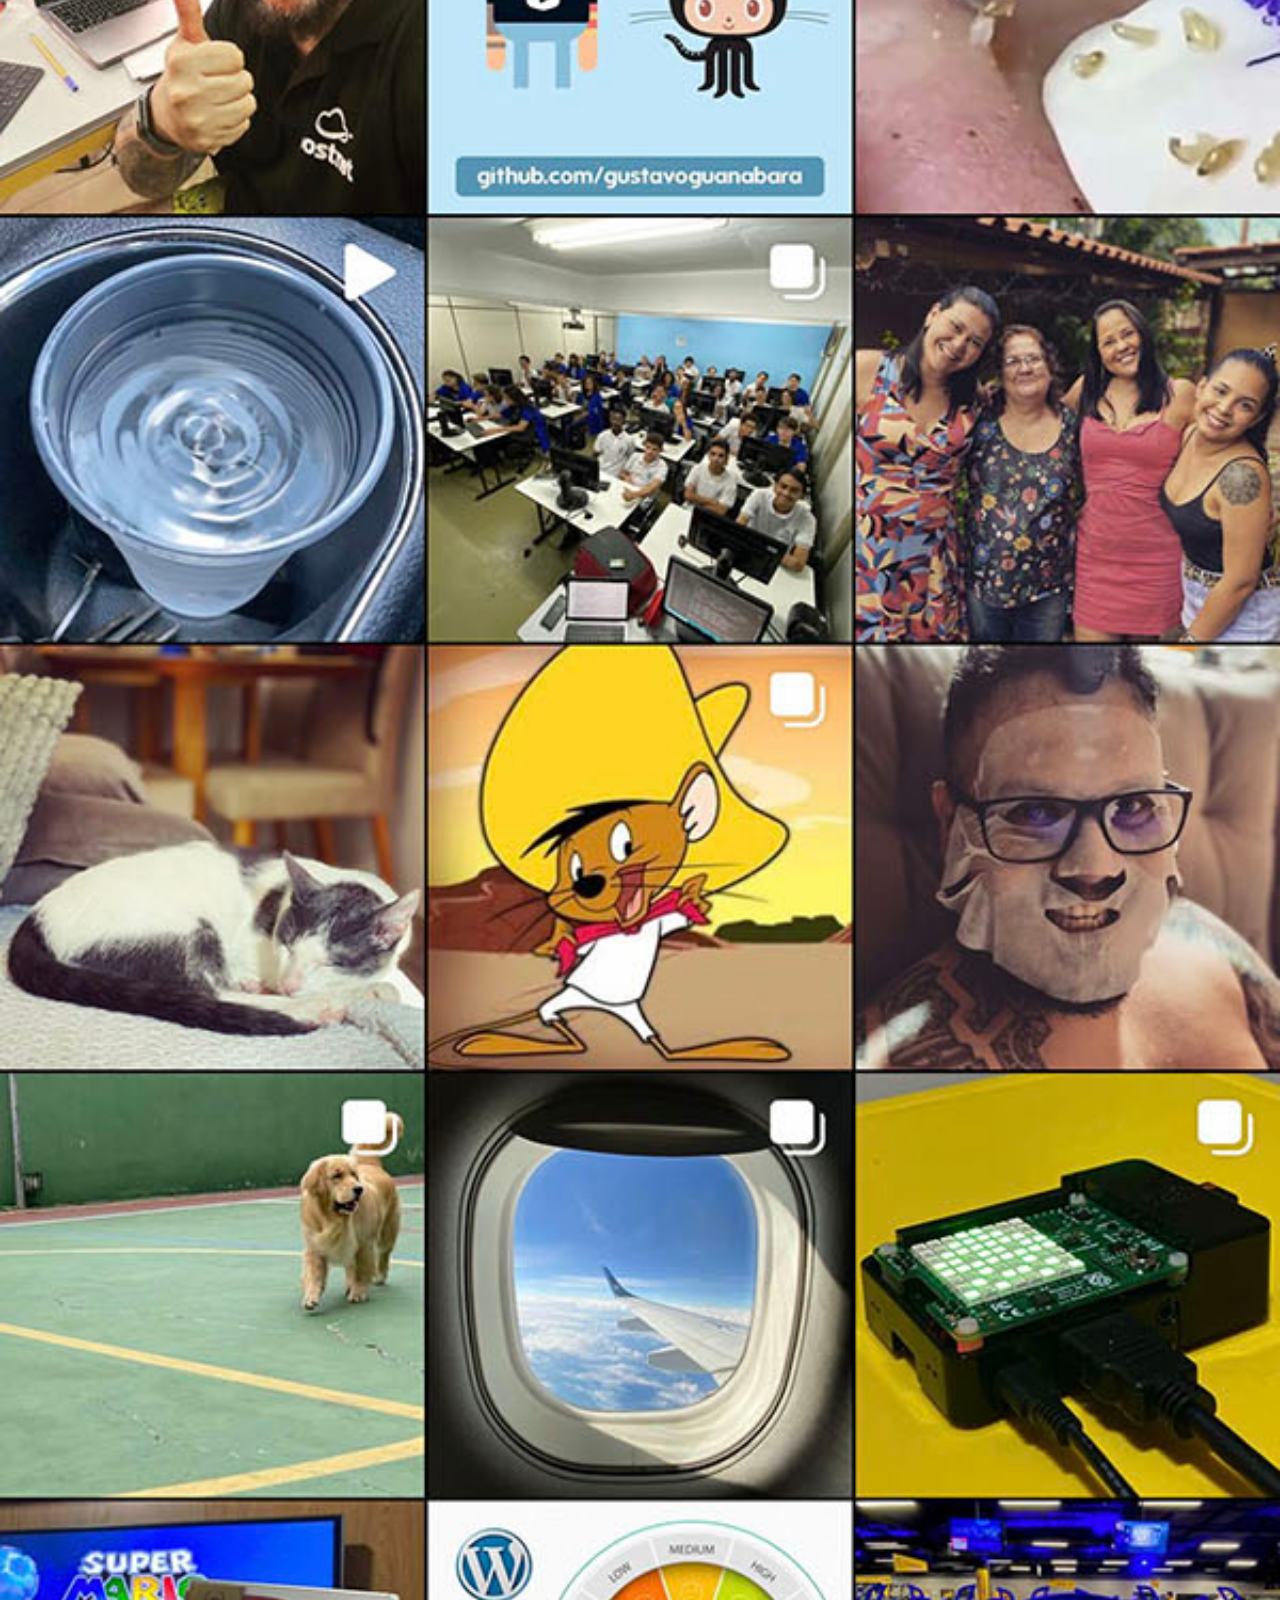
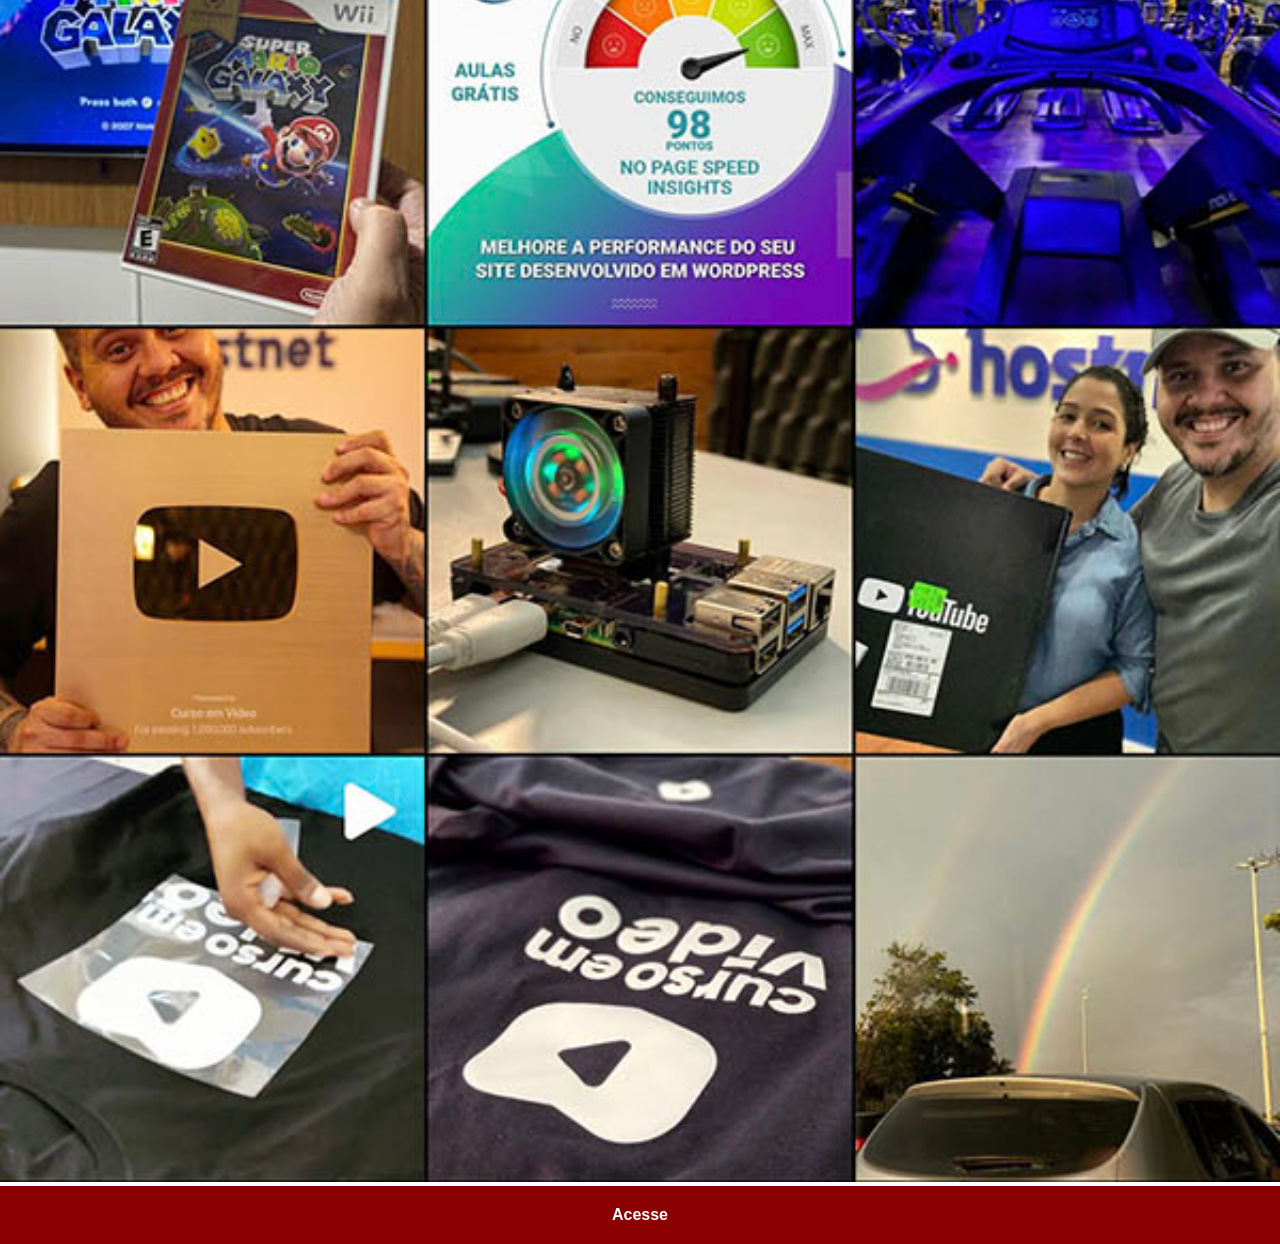
<file: instagram.html>
<!DOCTYPE html>
<html lang="pt-br">
<head>
    <meta charset="UTF-8">
    <meta name="viewport" content="width=device-width, initial-scale=1.0">
    <title>Youtube</title>
    <link rel="stylesheet" href="estilo/social.css">
</head>
<body>
    <img src="imagens/tela-instagram.jpg" alt="">
    <a href="#" target="_blank">Acesse</a>
</body>
</html>
</file>
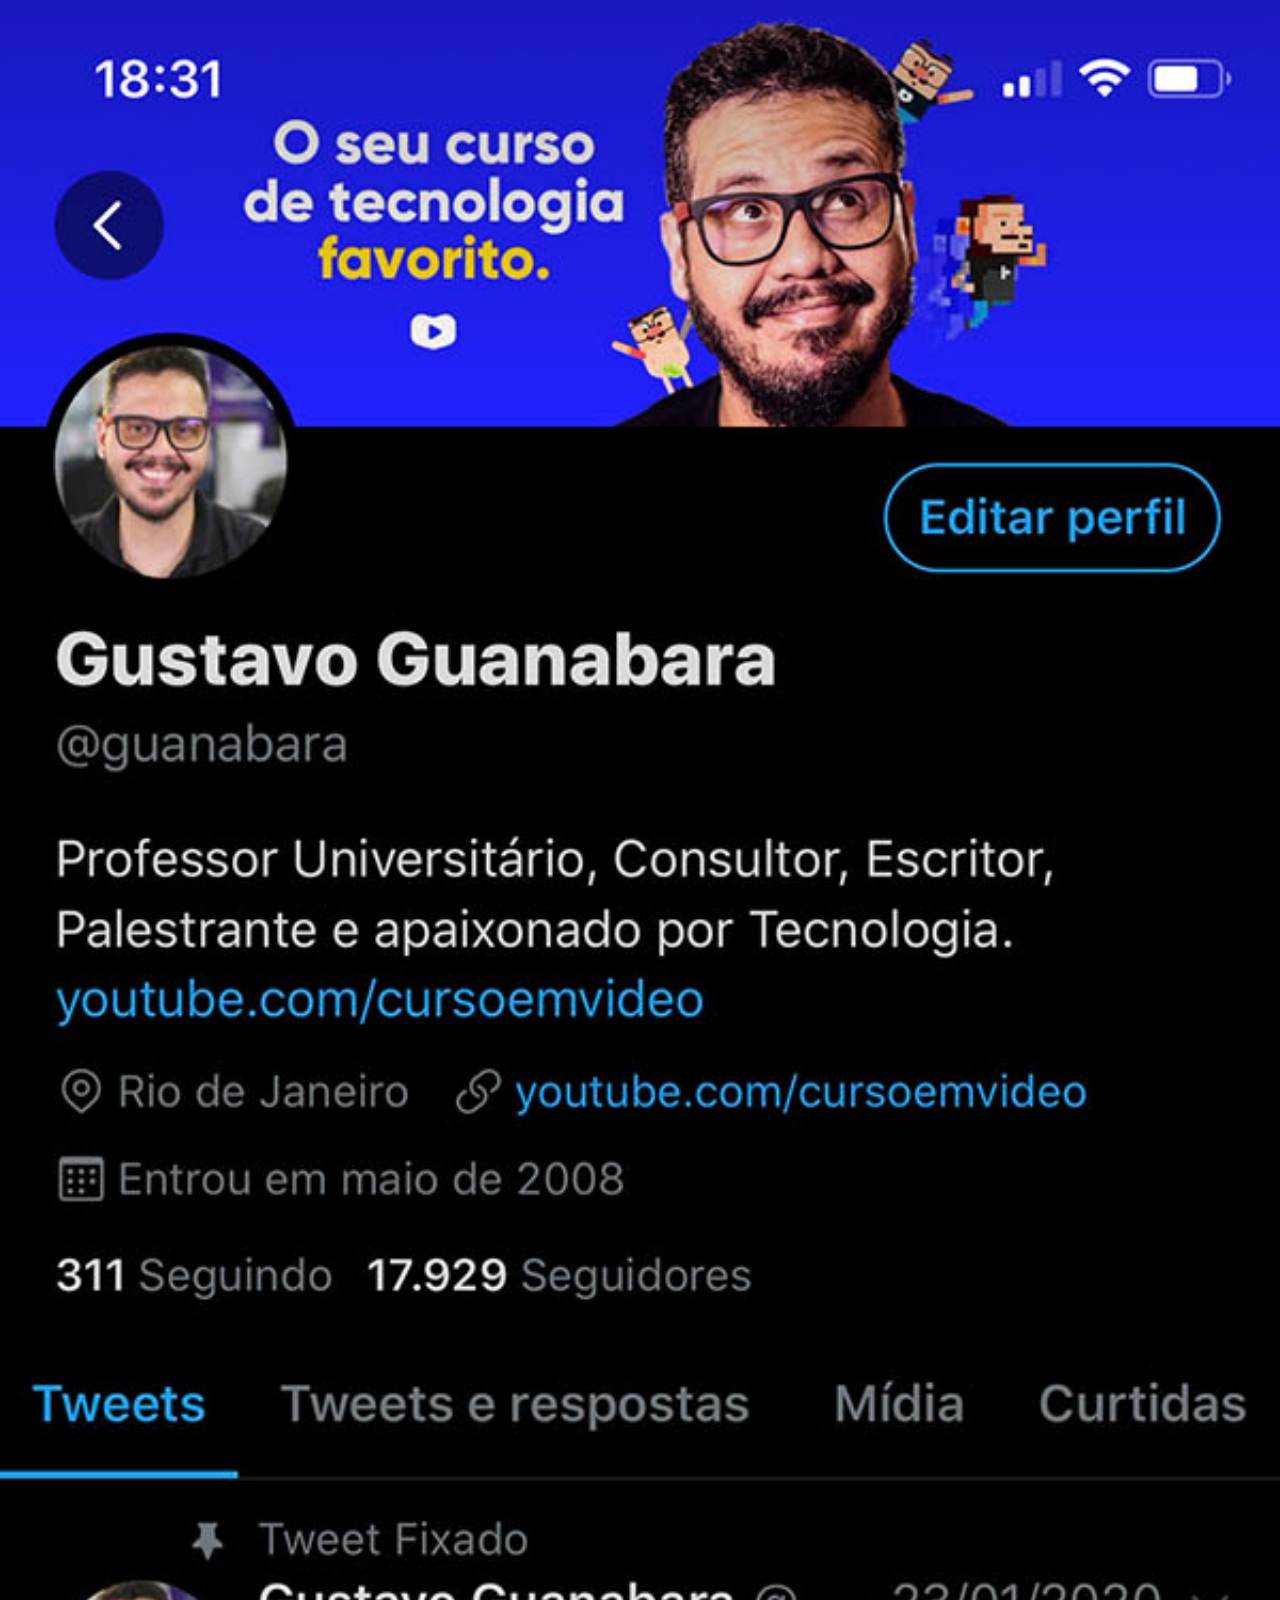
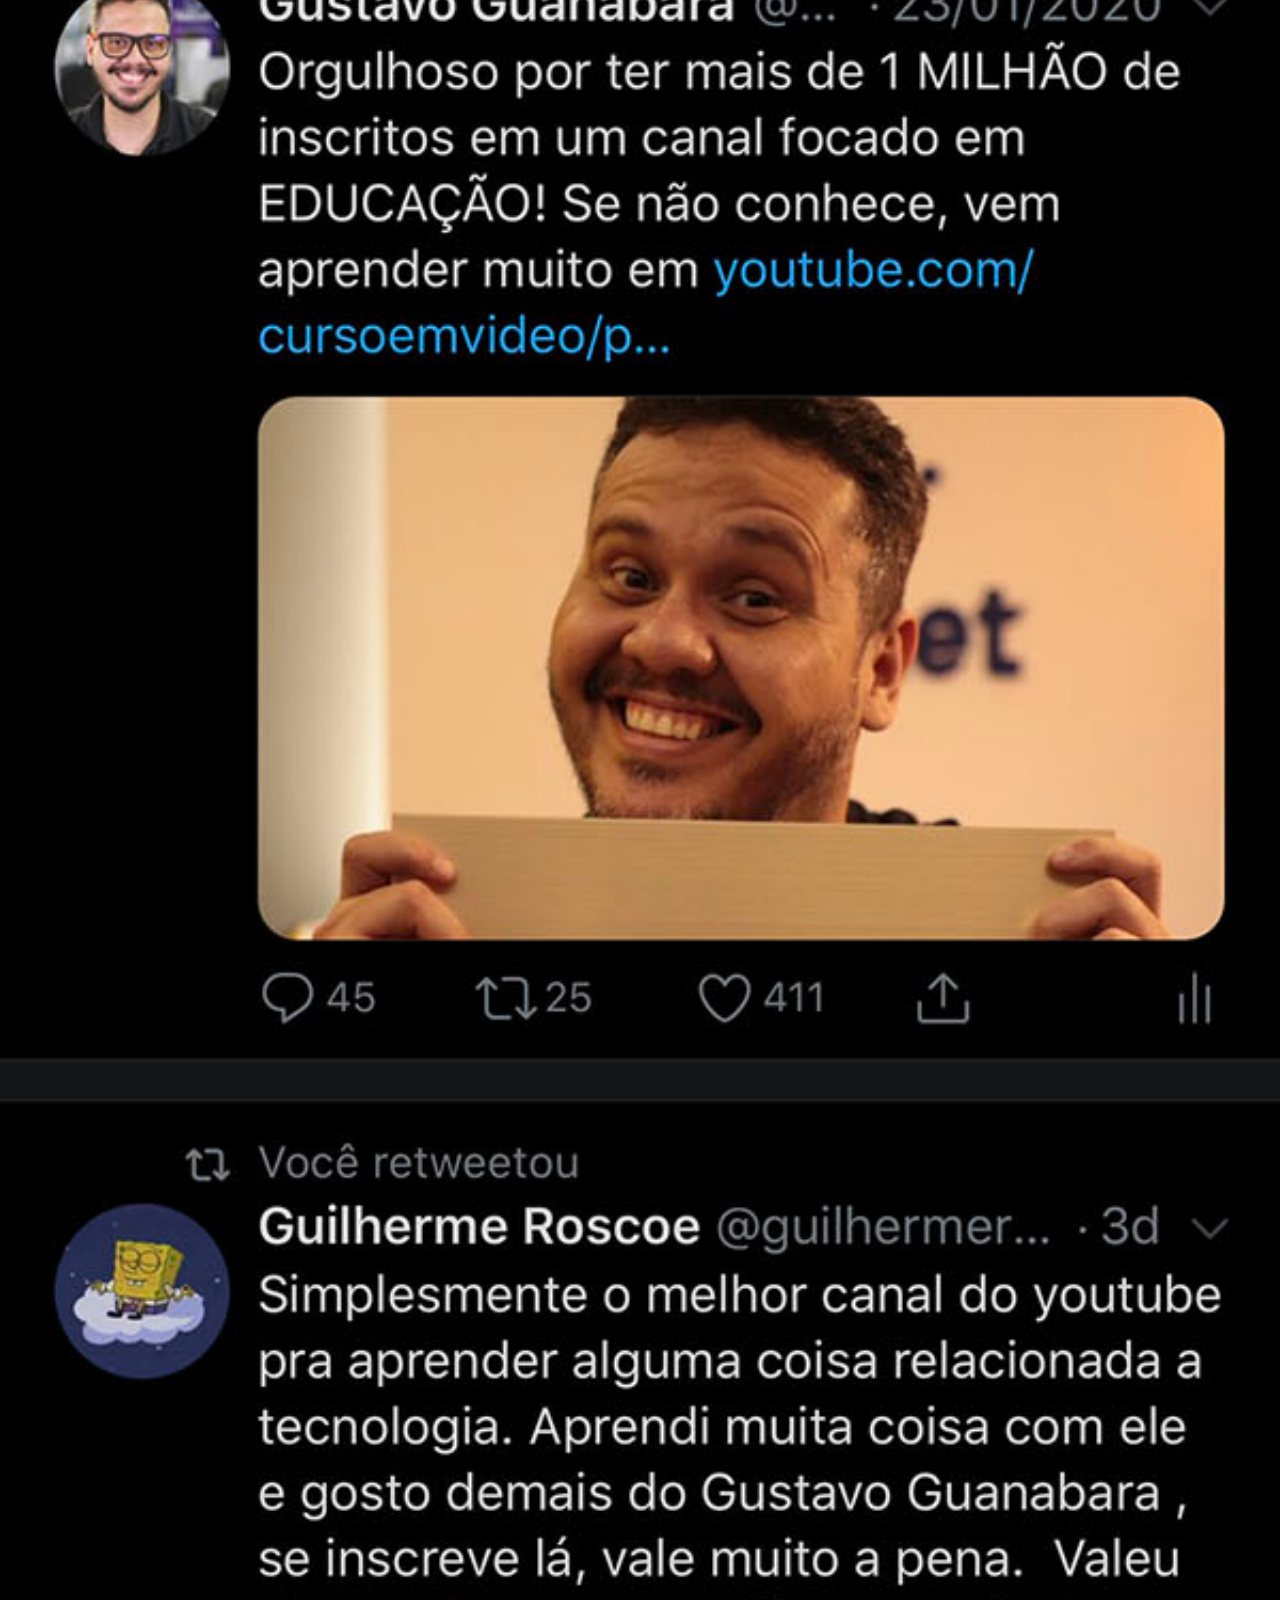
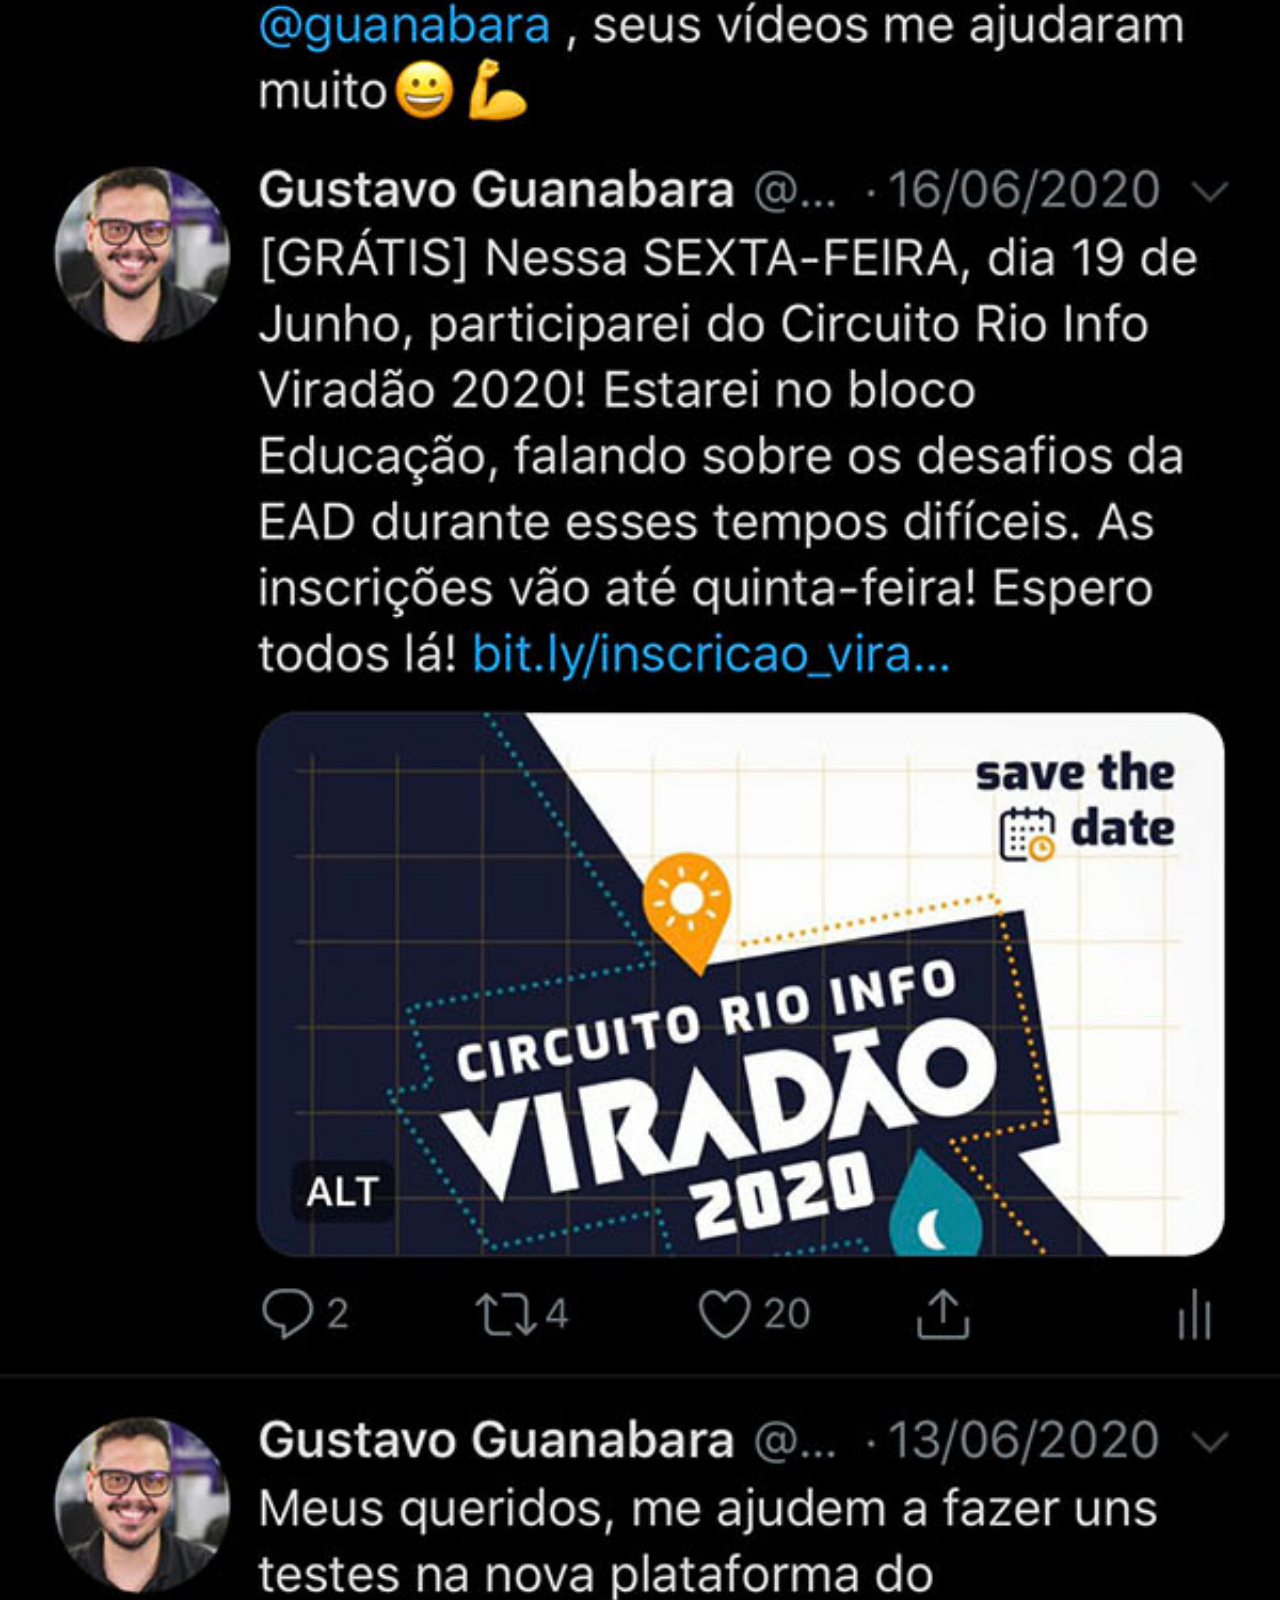
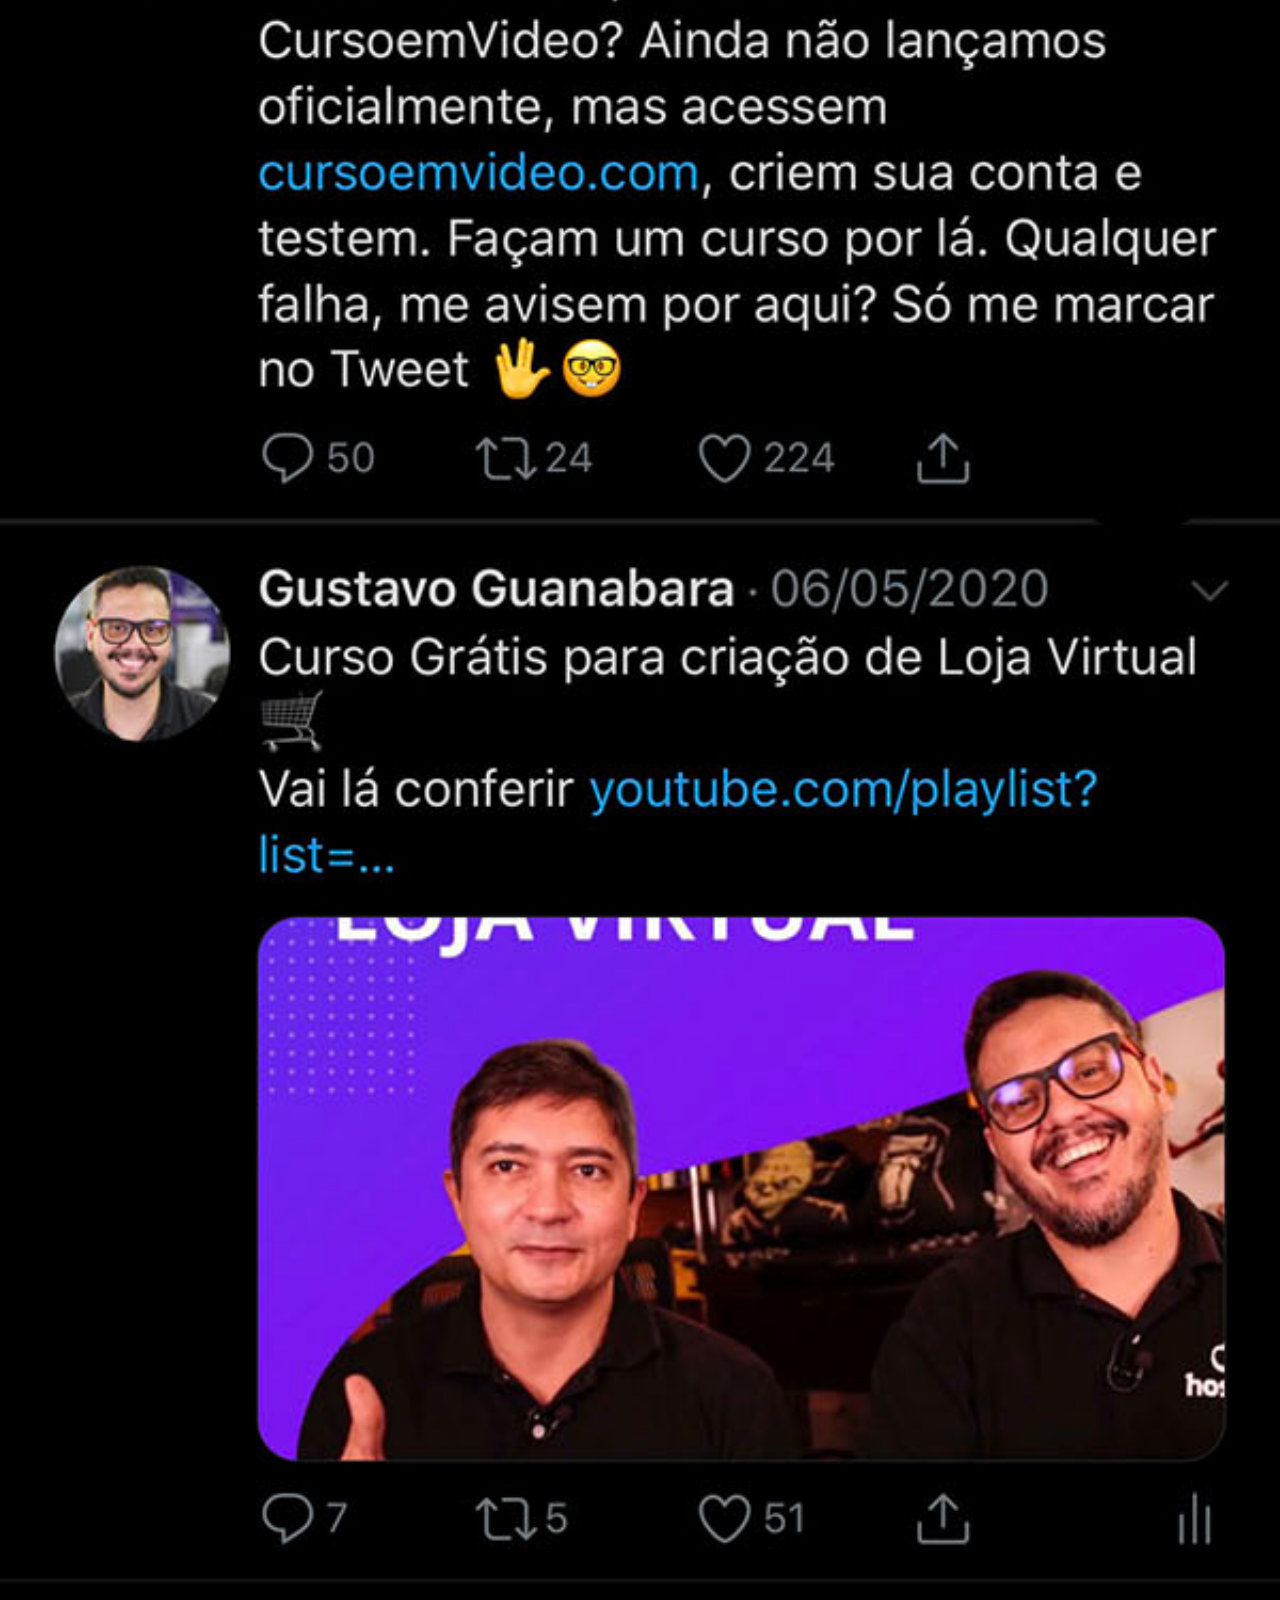
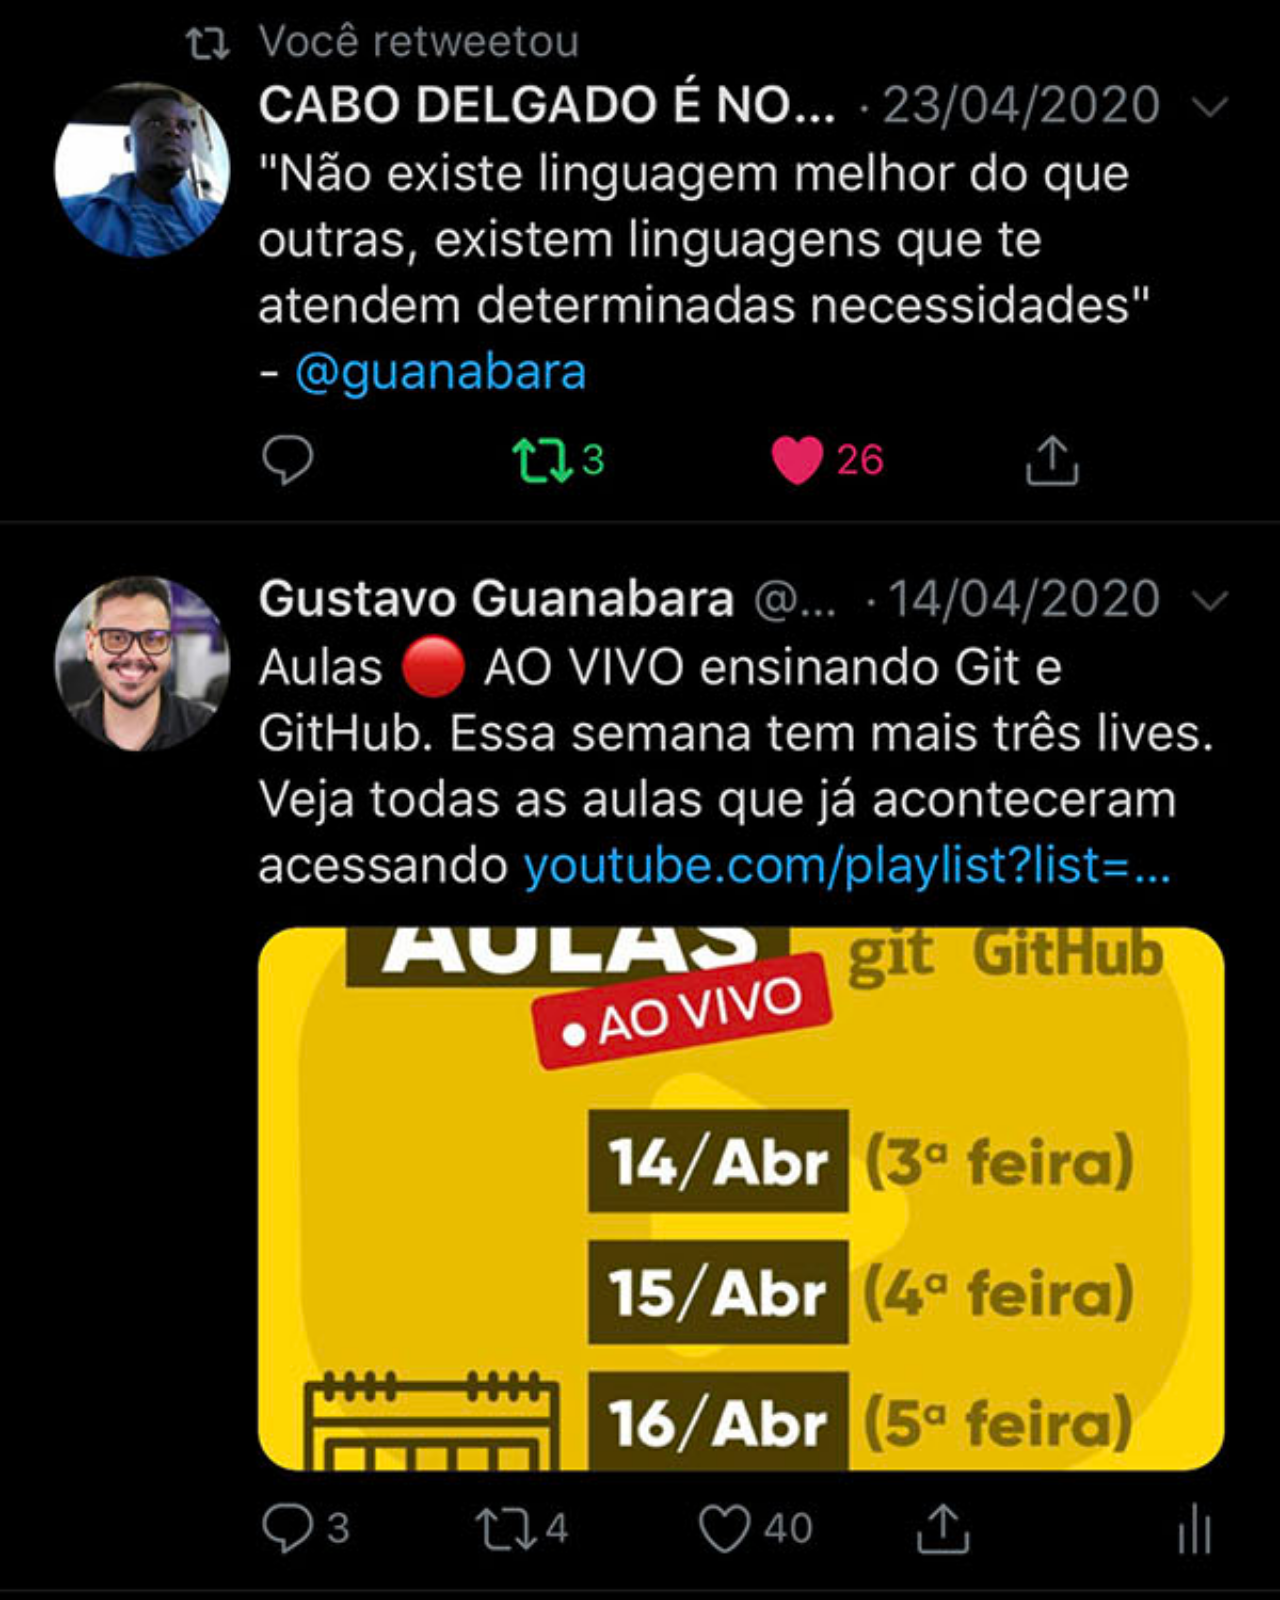
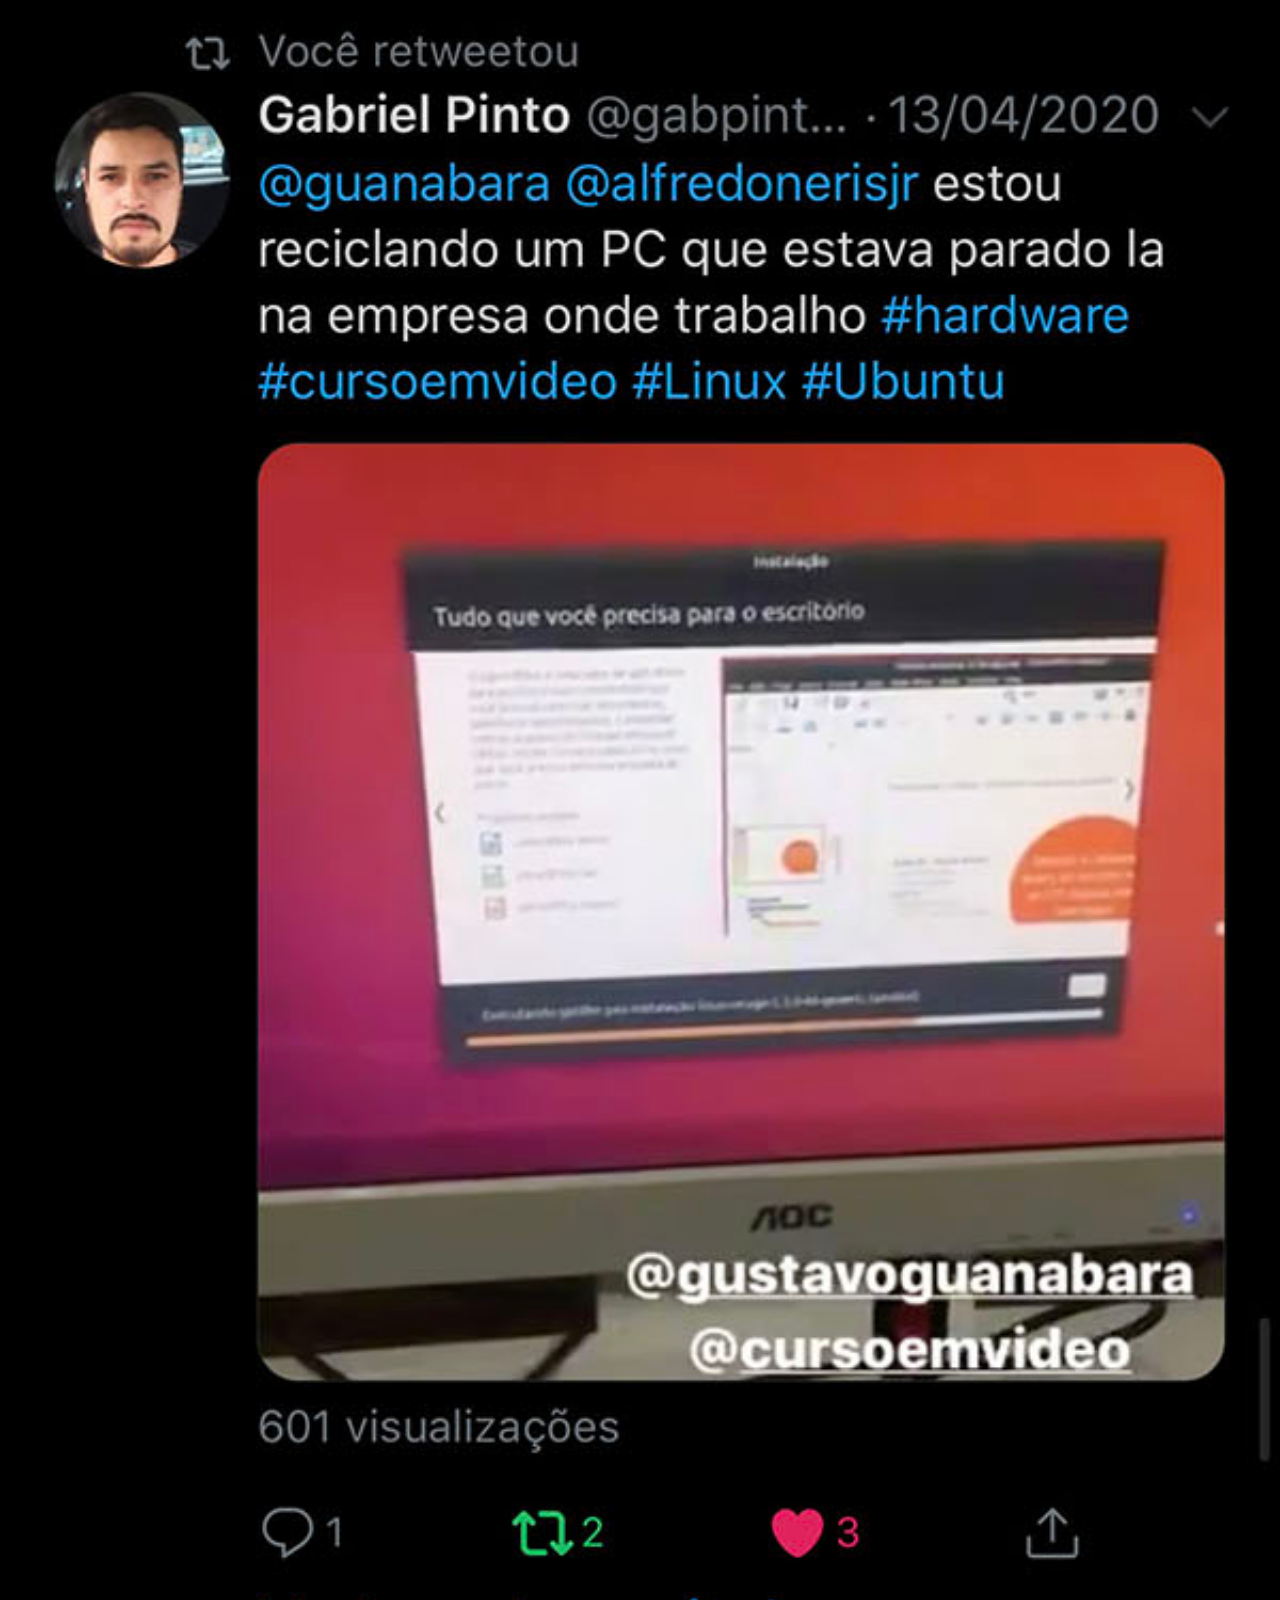
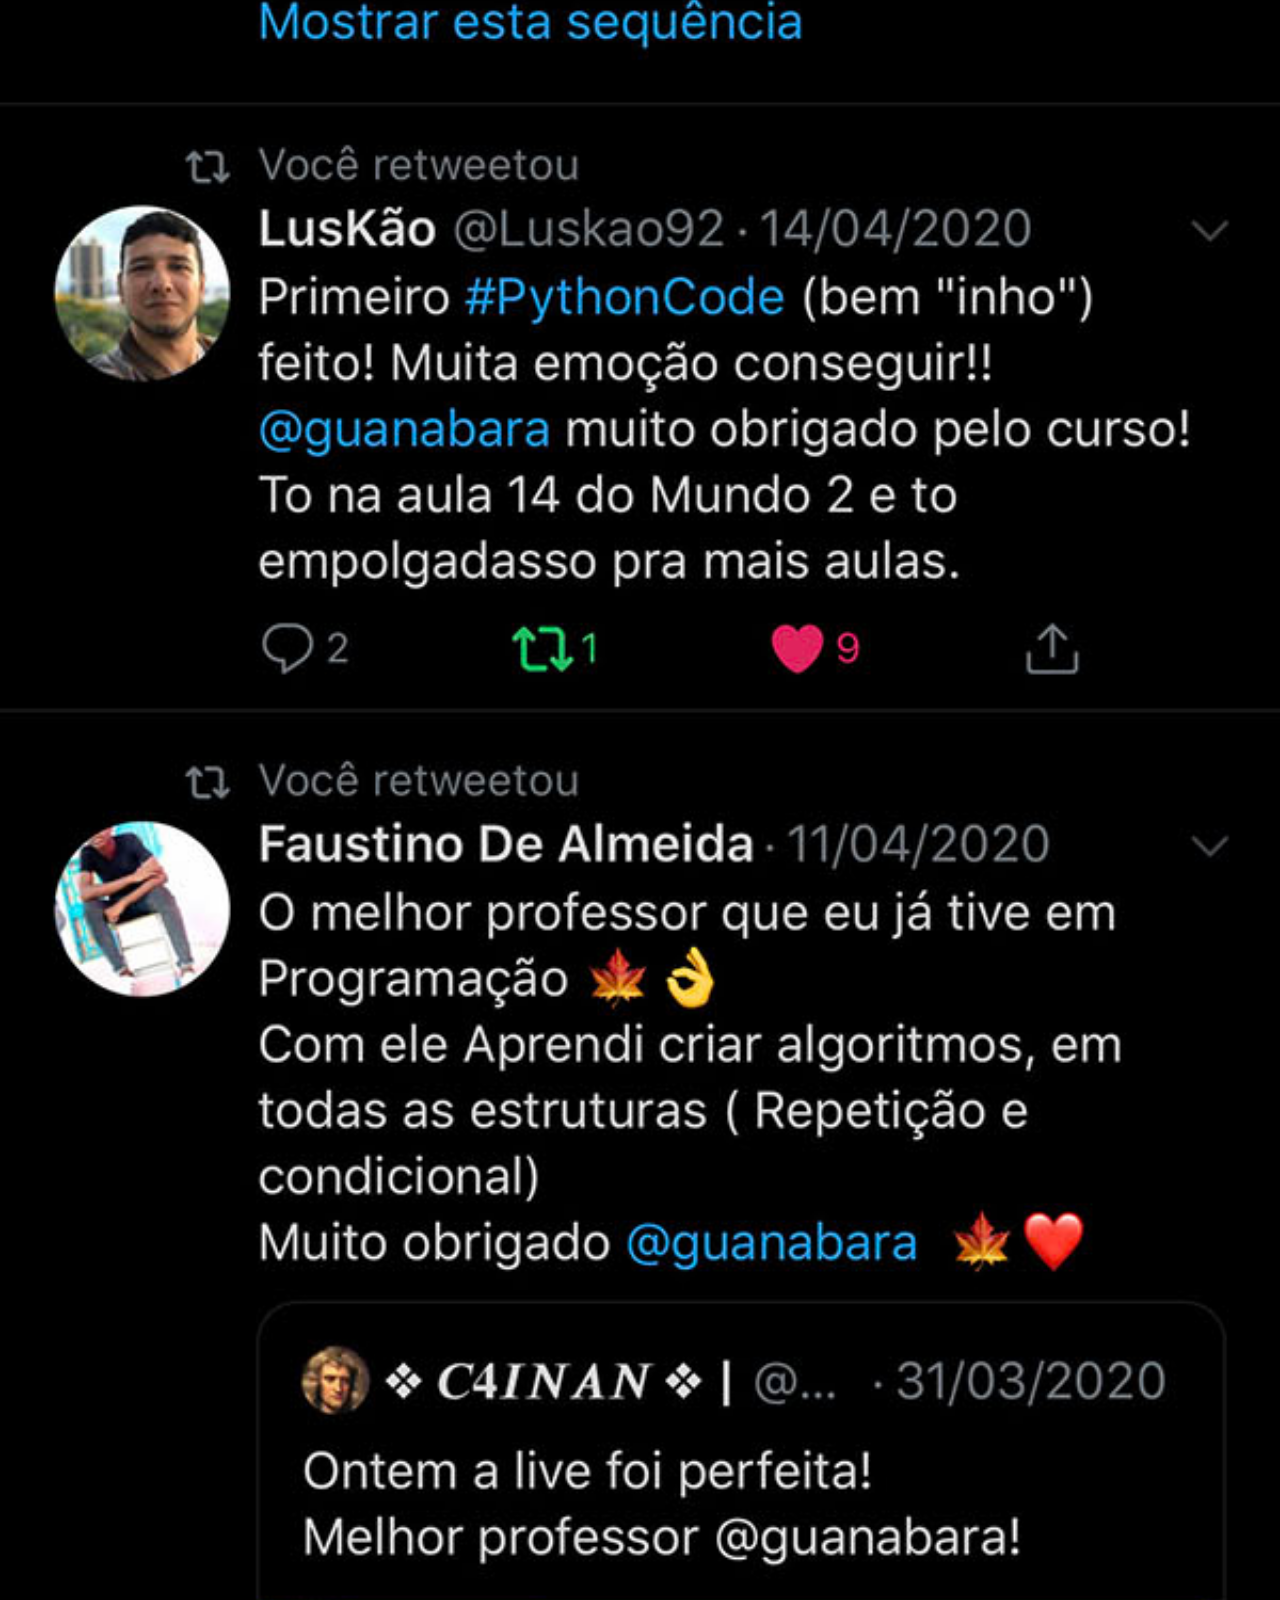
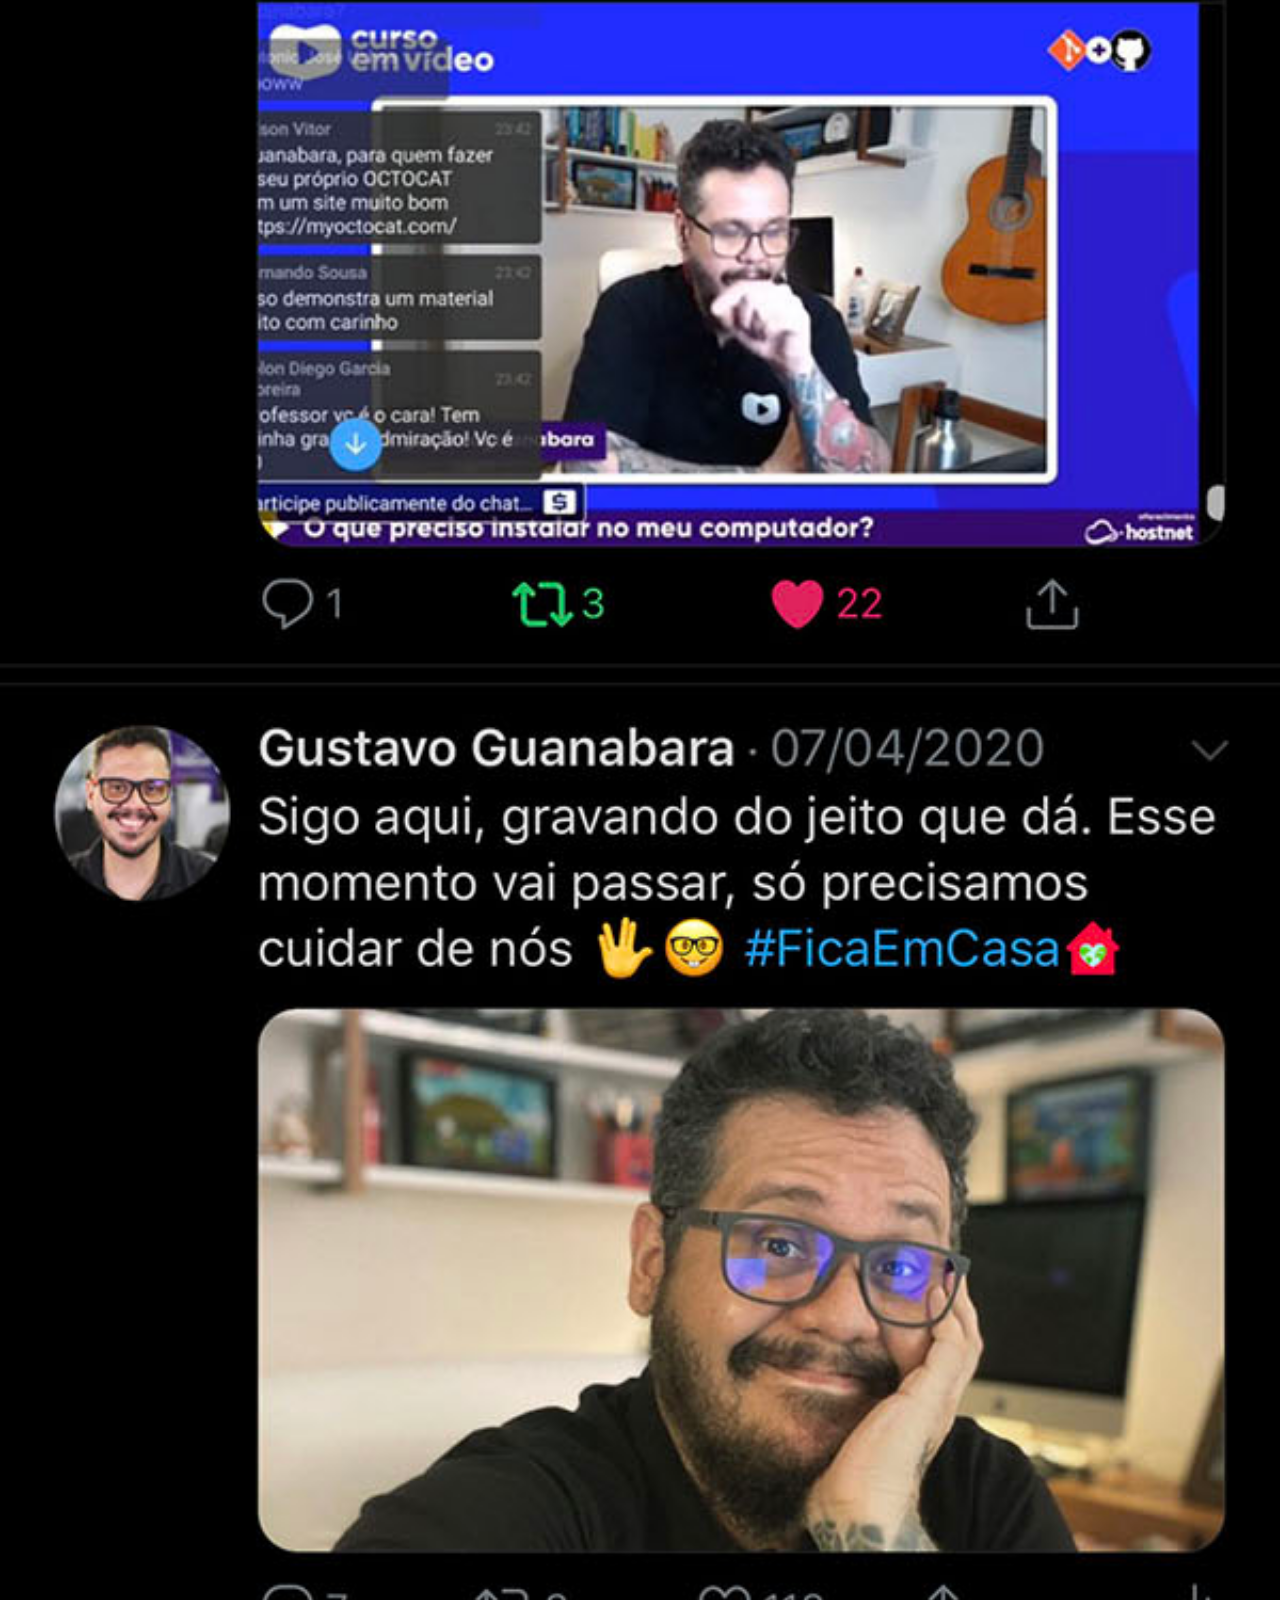
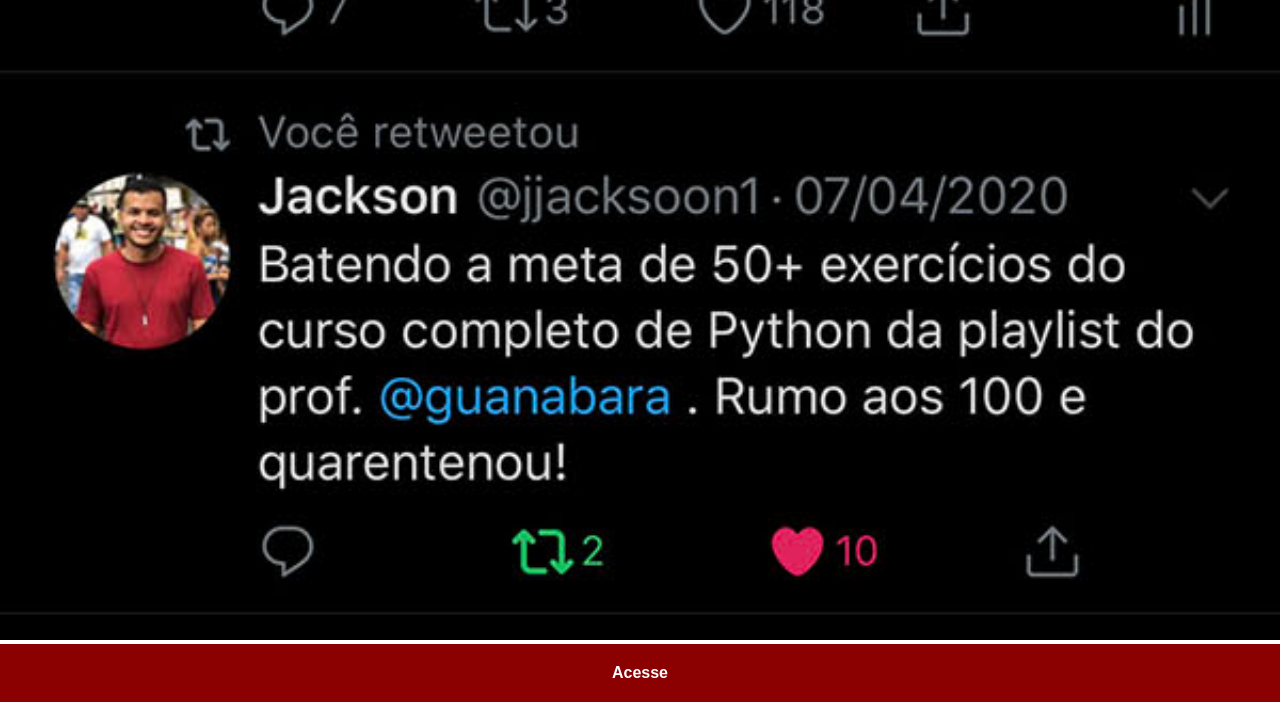
<file: twitter.html>
<!DOCTYPE html>
<html lang="pt-br">
<head>
    <meta charset="UTF-8">
    <meta name="viewport" content="width=device-width, initial-scale=1.0">
    <title>Youtube</title>
    <link rel="stylesheet" href="estilo/social.css">
</head>
<body>
    <img src="imagens/tela-twitter.jpg" alt="">
    <a href="#" target="_blank">Acesse</a>
</body>
</html>
</file>
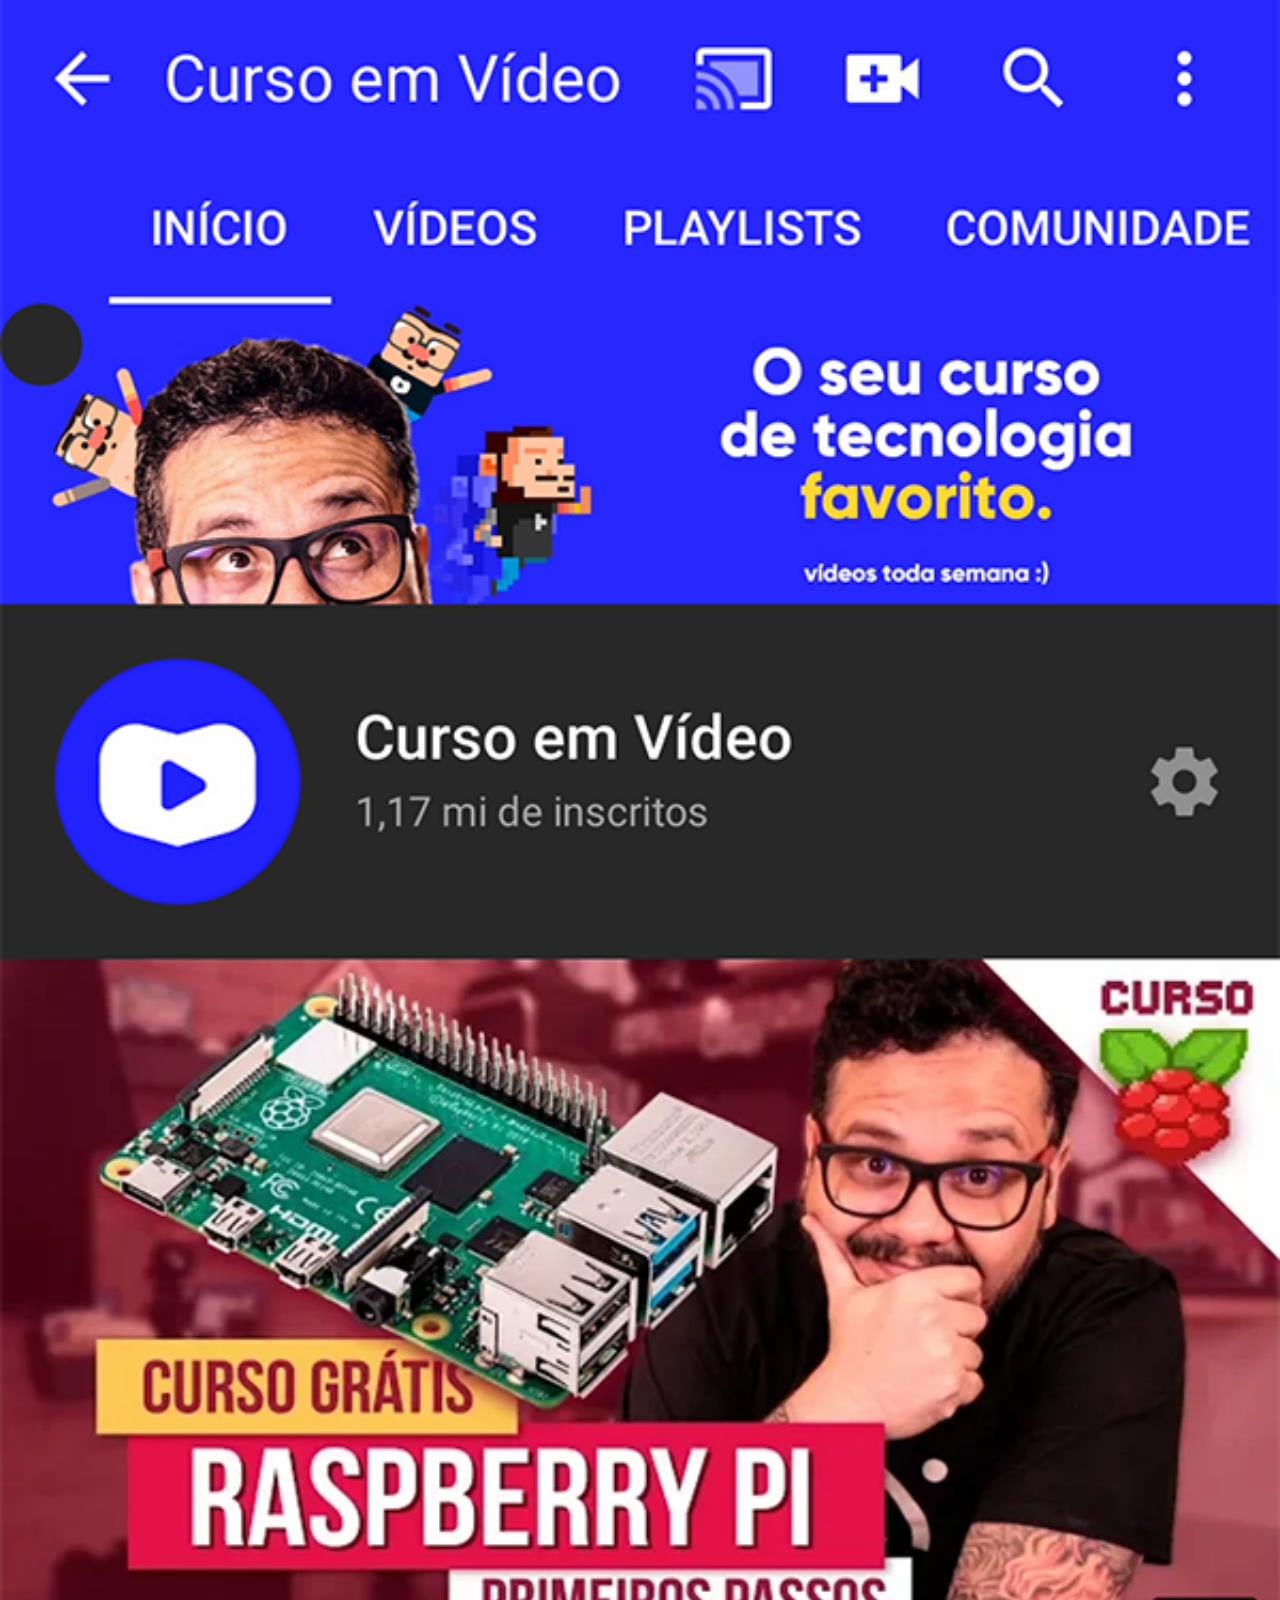
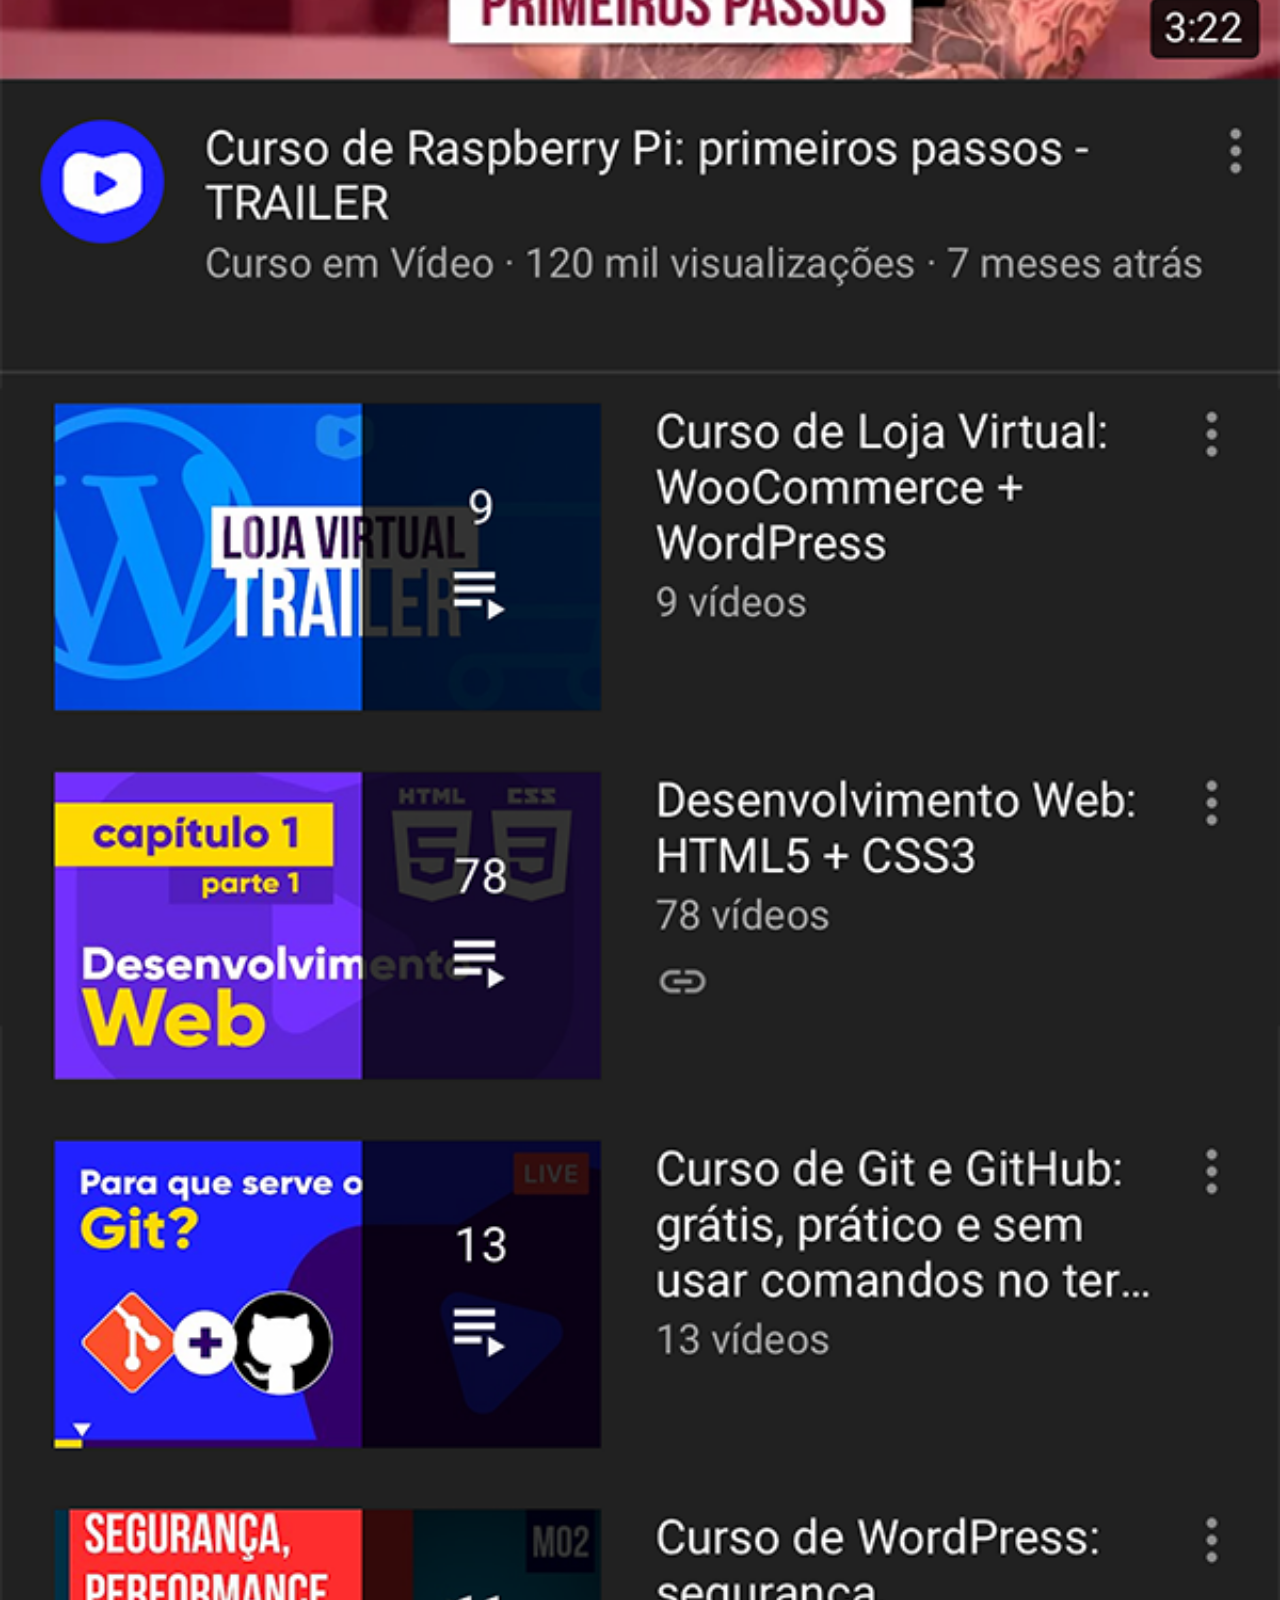
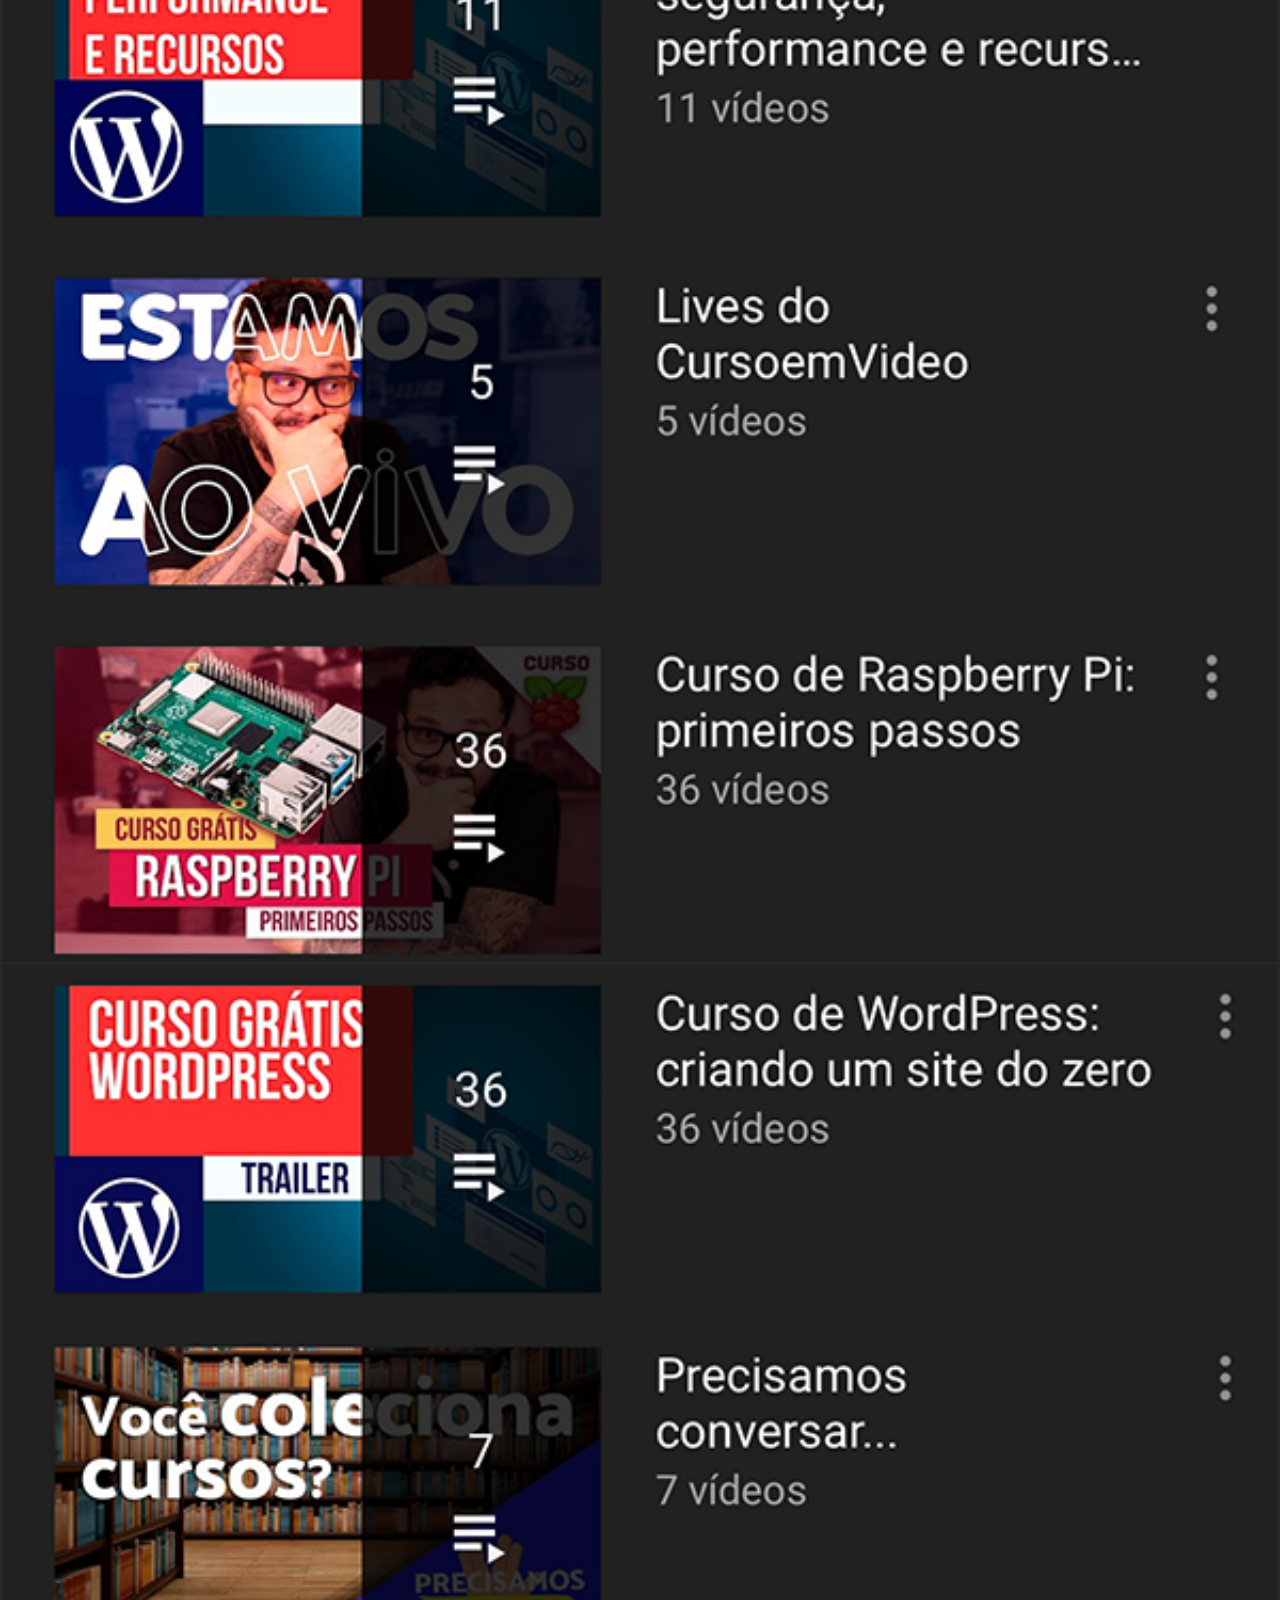
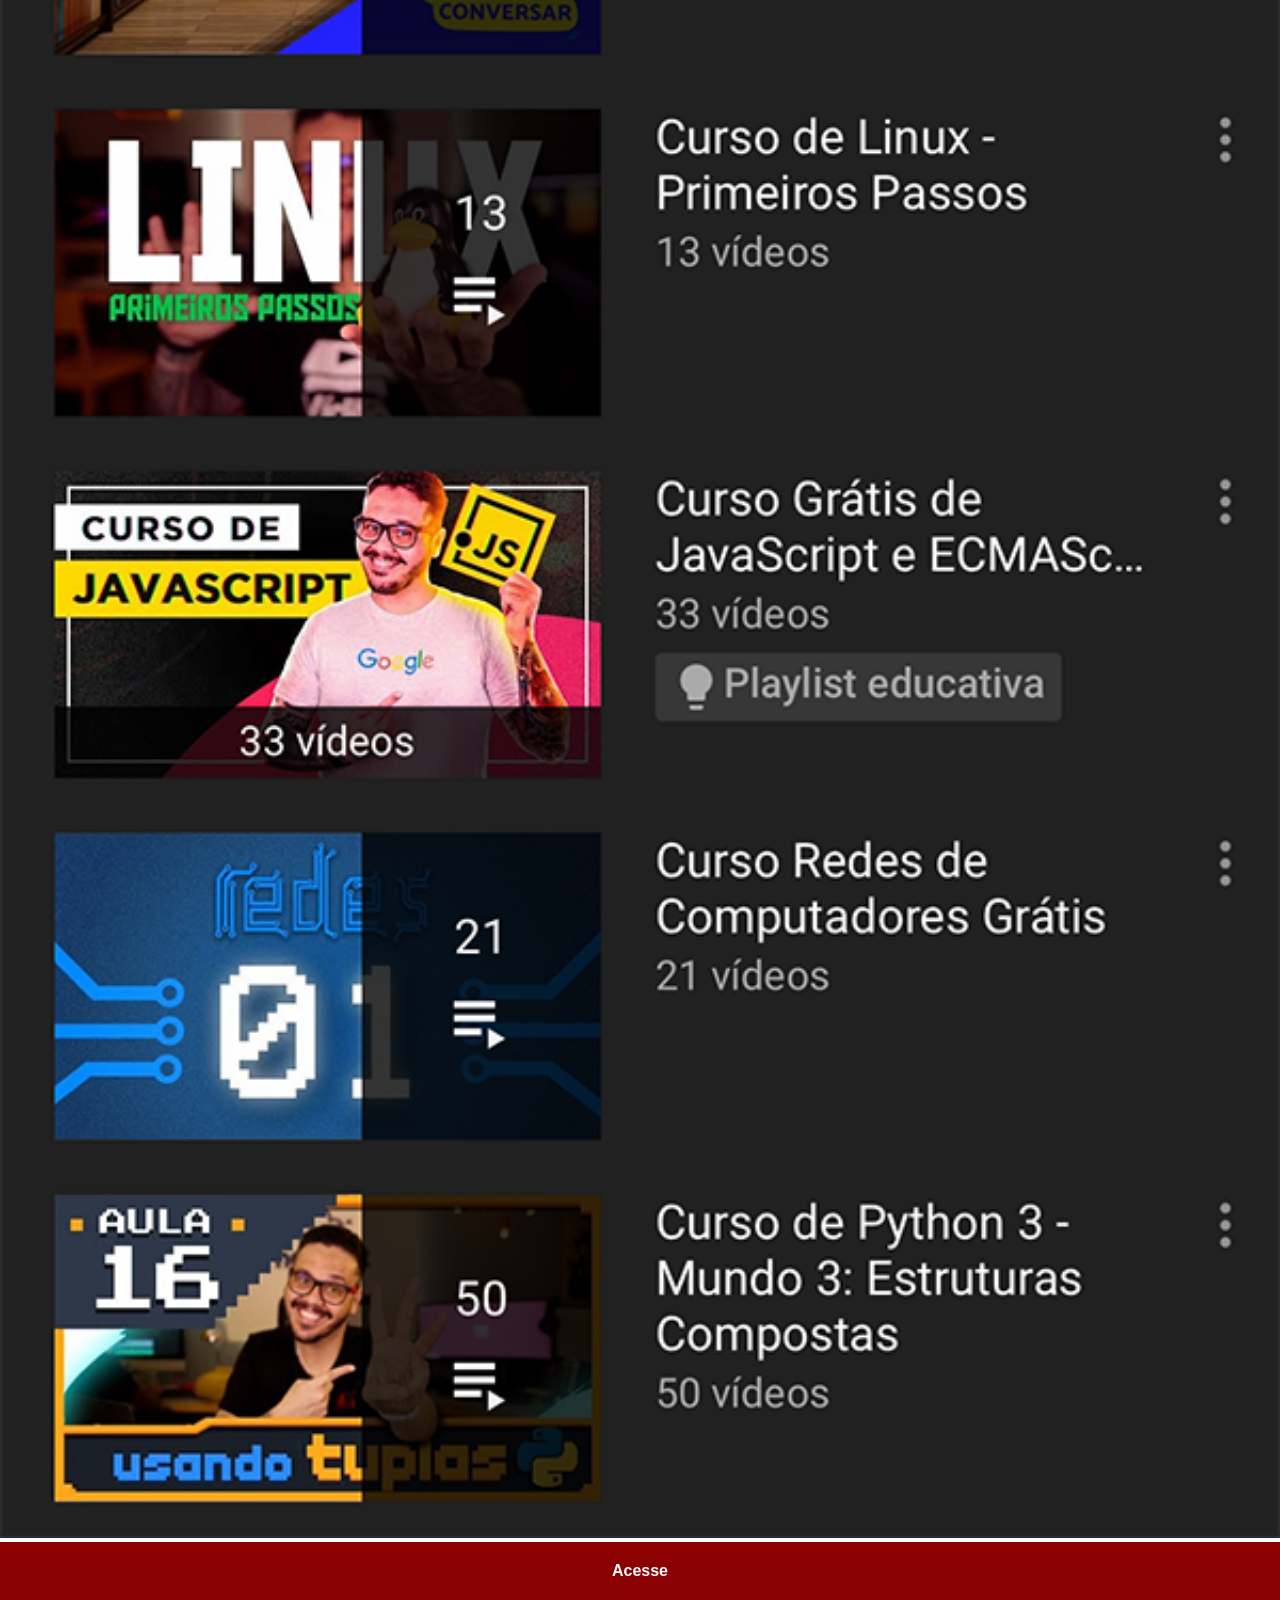
<file: youtube.html>
<!DOCTYPE html>
<html lang="pt-br">
<head>
    <meta charset="UTF-8">
    <meta name="viewport" content="width=device-width, initial-scale=1.0">
    <title>Youtube</title>
    <link rel="stylesheet" href="estilo/social.css">
</head>
<body>
    <img src="imagens/tela-youtube.png" alt="">
    <a href="https://youtu.be/ar5UB2MxraE?si=eK5y3W1gxF5DocOs" target="_blank">Acesse</a>
</body>
</html>
</file>
<file: estilo/style.css>
@charset "UTF-8";

*{
    margin: 0px;
    padding: 0px;
    font-family: Arial, Helvetica, sans-serif;
}
html, body {
    height: 100vh;
    width: 100vw;
}
body{
    background: url('../imagens/fundo-madeira.jpg') no-repeat top center;
    background-size: cover;
}
main{
    position: relative;
    height: 100vh;

}
section#telefone{
    position: absolute;
    top: 50%;
    left: 50%;
    transform: translate(-50%, -50%);

    width: 311px;
    height: 627px;
    background: url(../imagens/frame-iphone.png);

}
iframe#tela{
    position: relative;
    top: 80px;
    left: 22px;
    width: 267px;
    height: 471px;

}
section#social{
    text-align: right;
}

section#social img{
    width: 50px;
    border-radius: 50%;
    box-shadow: 2px 2px 5px rgba(0, 0, 0, 0.664);
    margin: 5px;
    box-sizing: border-box;
}
section#social img:hover{
    border: 2px solid rgba(255, 255, 255, 0.589);
    transform: translate(-3px -3px );
    box-shadow: 5px 5px 10px rgba(0, 0, 0, 0.671);
    transition: transform .3s;
}
</file>
<file: estilo/social.css>
@charset "UTF-8";

*{
    margin: 0px;
    padding: 0px;
    font-family: Arial, Helvetica, sans-serif;
}
::-webkit-scrollbar{
    width: 0px;
    height: 0px;
}
img{
    width: 100vw;
}

a{
    display: block;
    background-color: darkred;
    color: white;
    padding: 20px;
    text-align: center;
    font-weight: bolder;
    text-decoration: none;
}
a:hover{
    background-color: red;
    text-decoration: underline;
    
}
</file>
